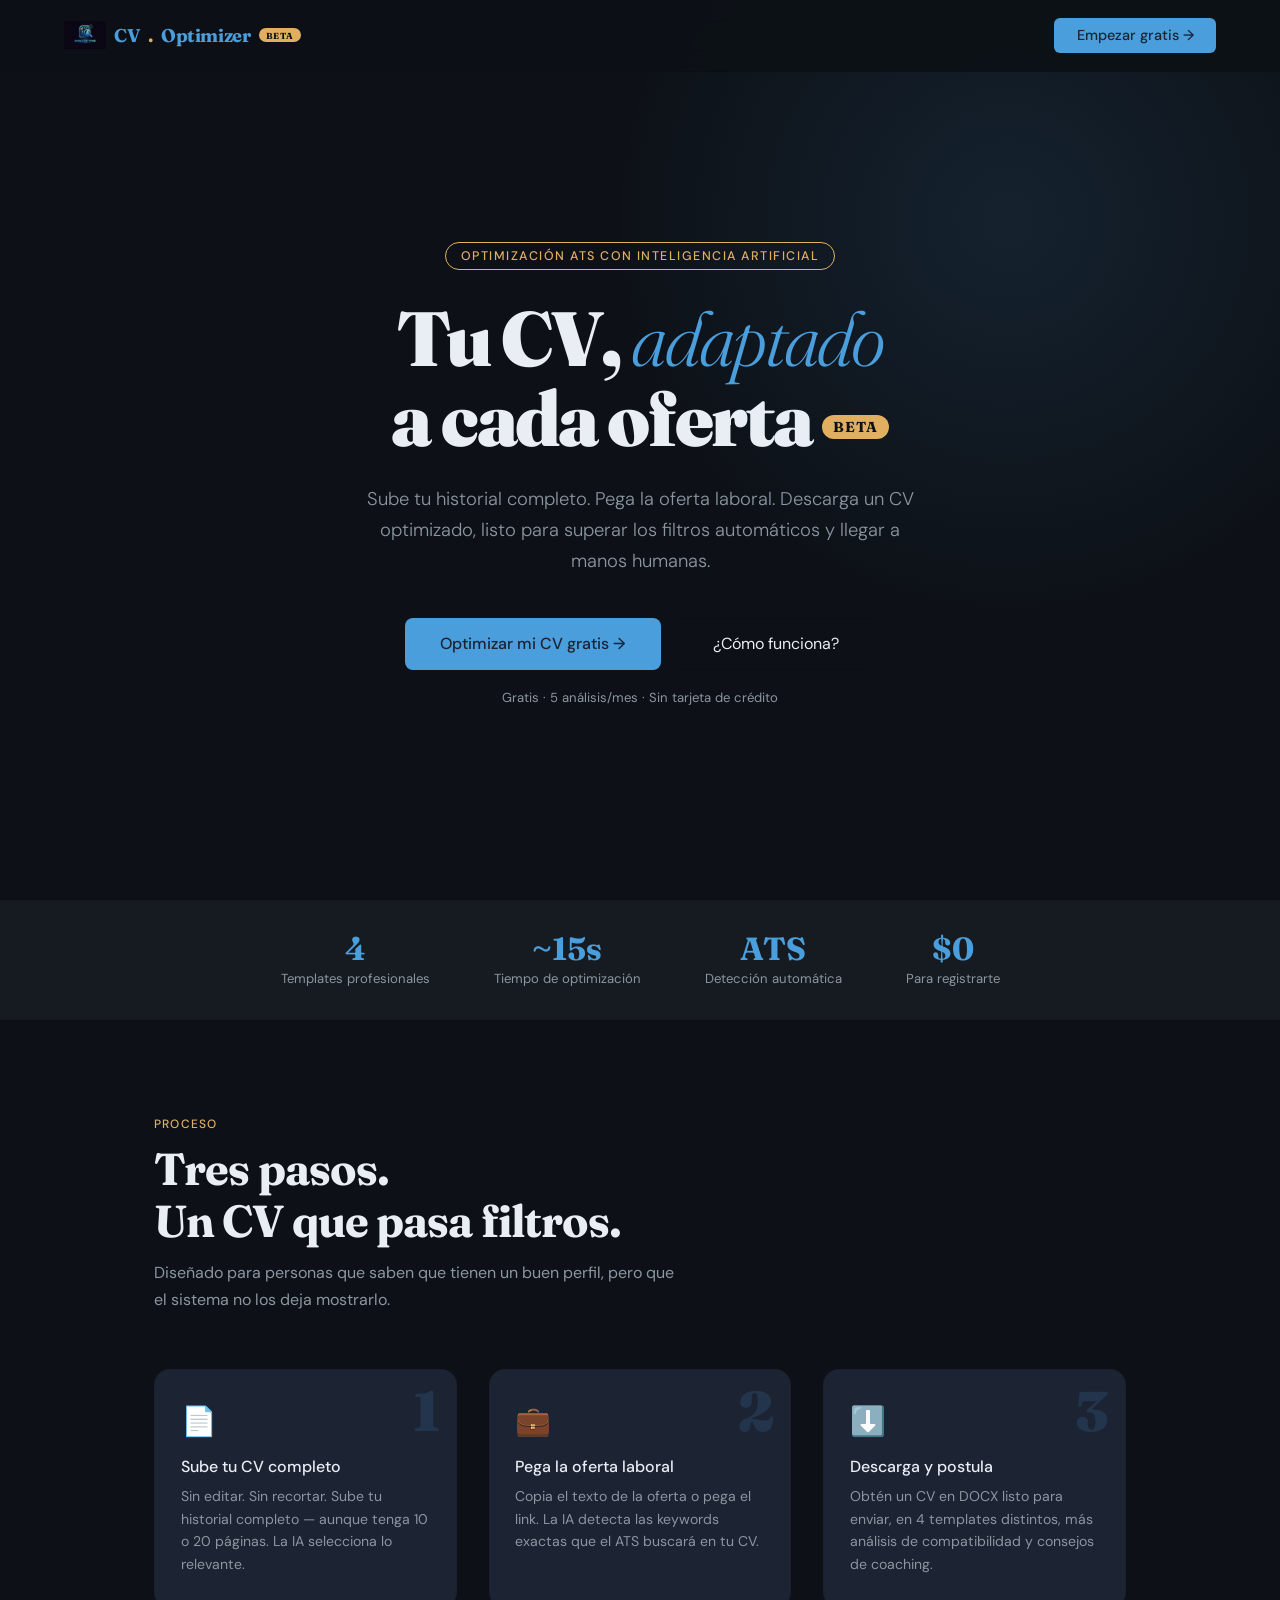
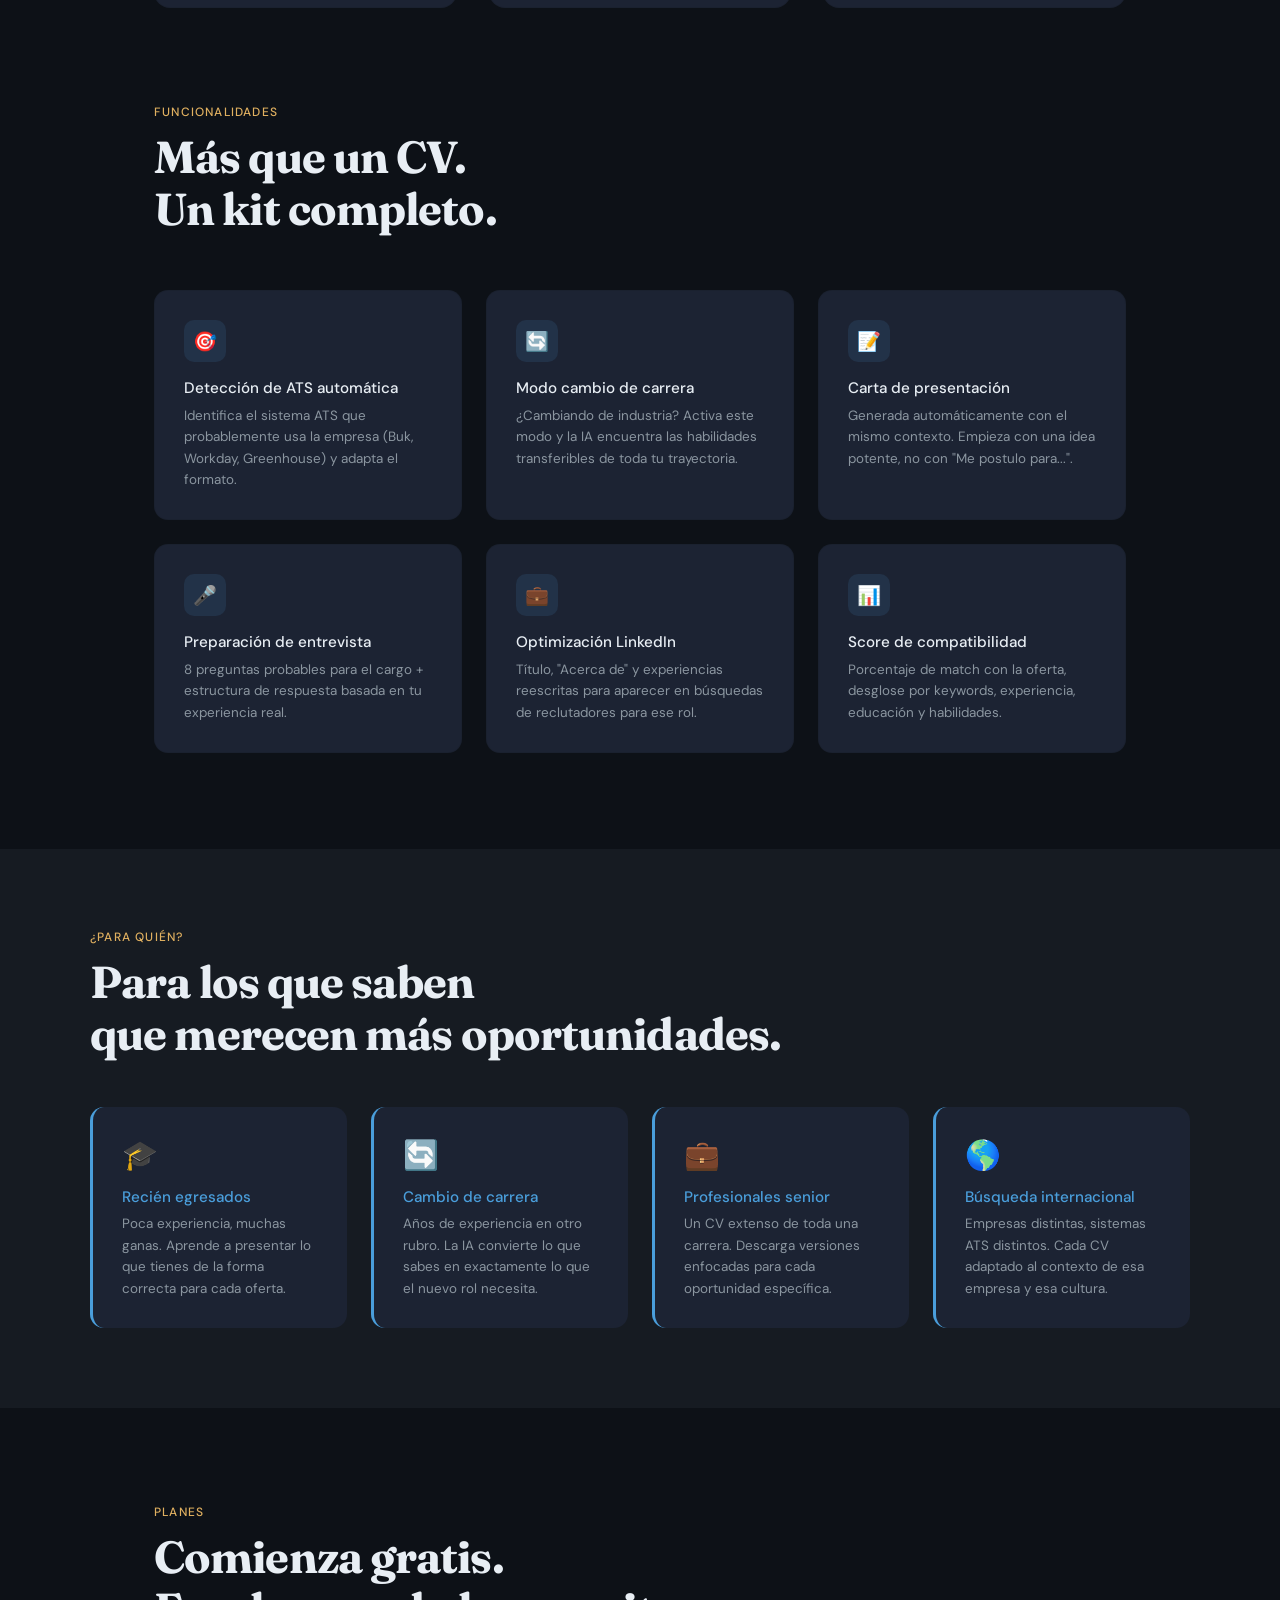
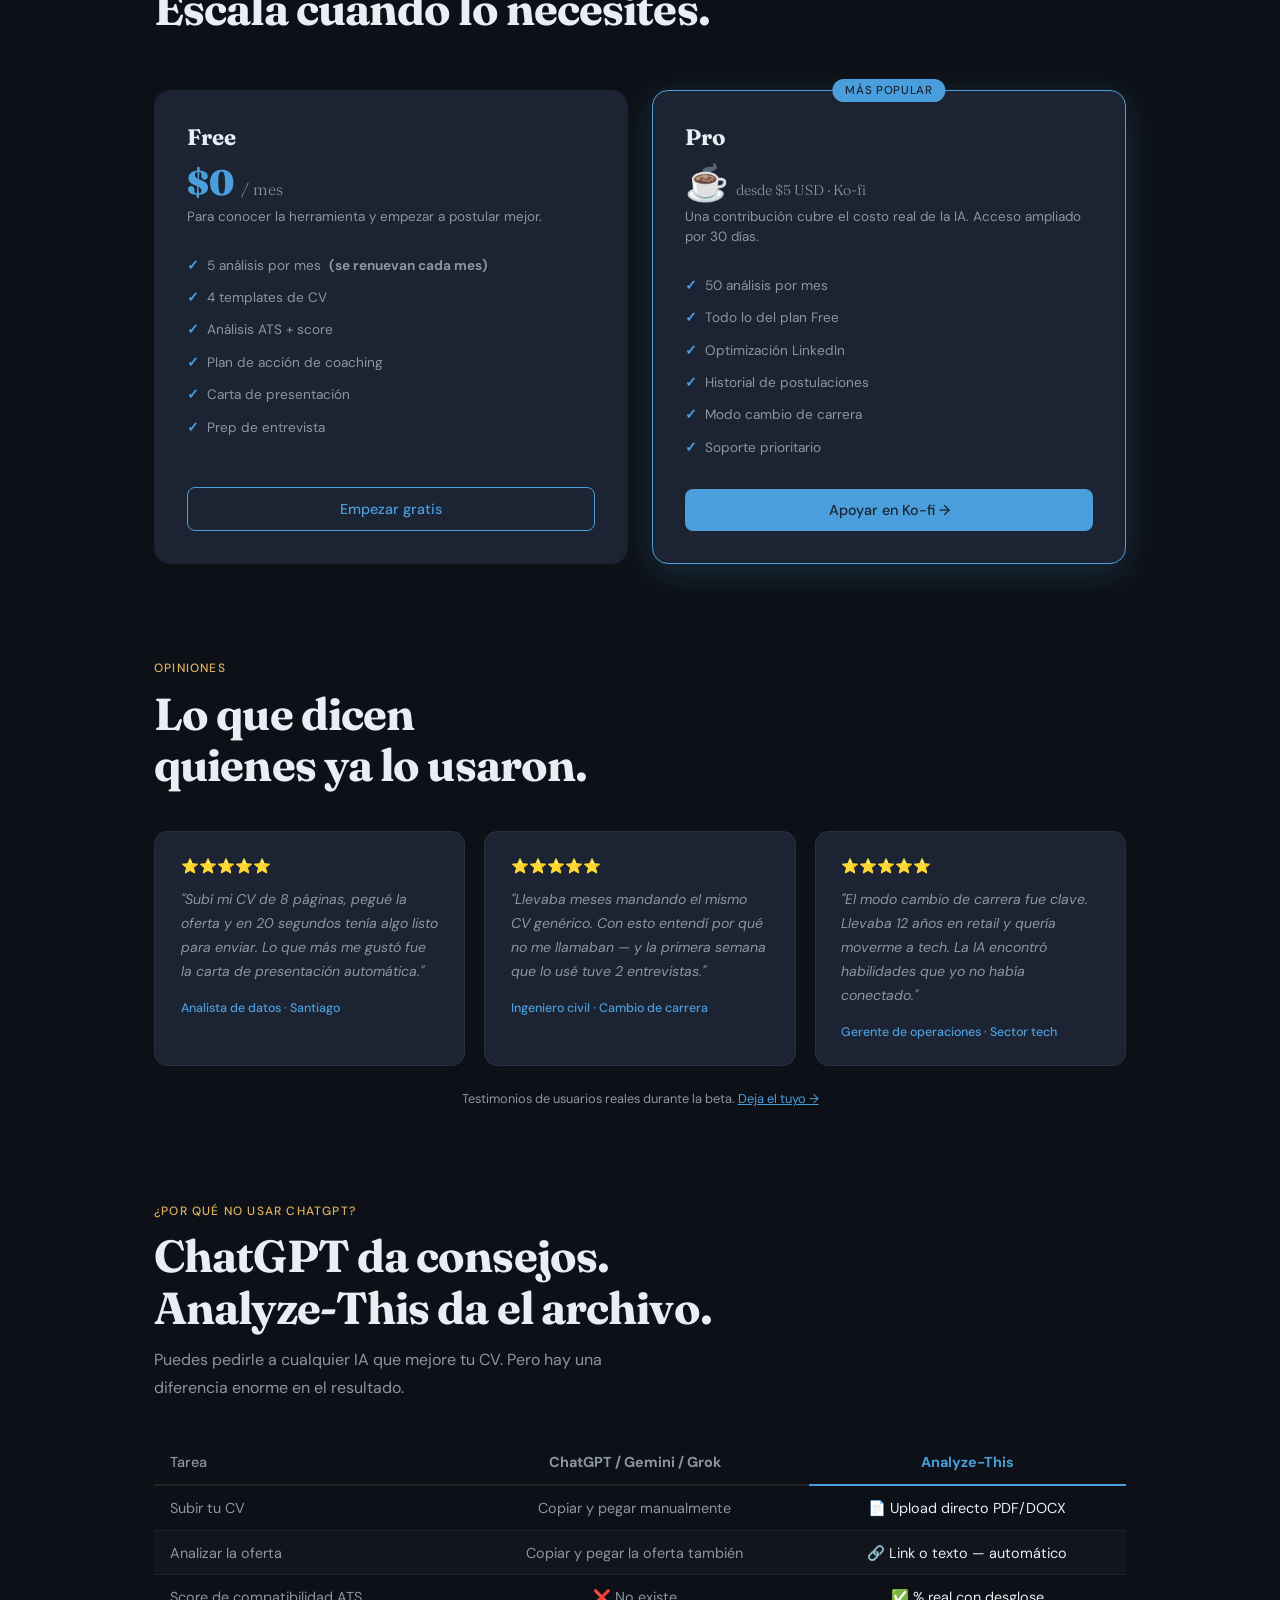
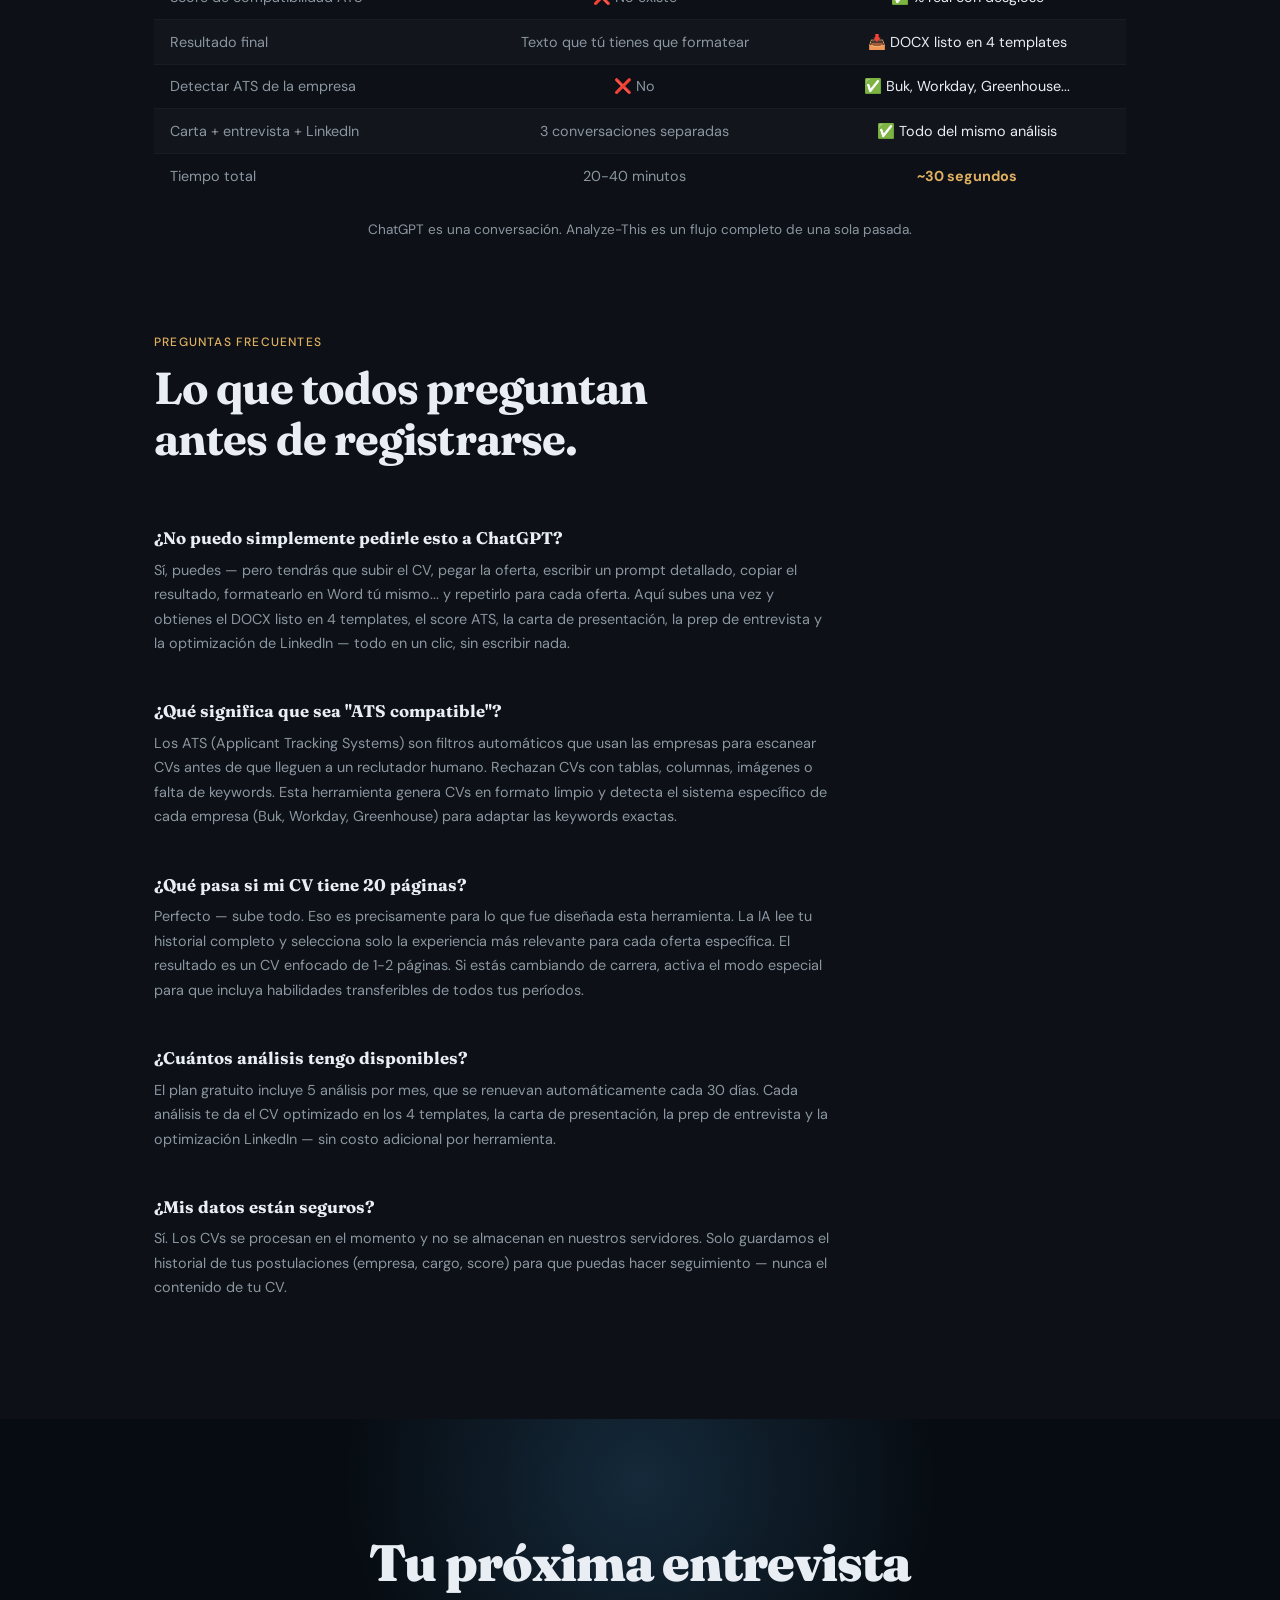
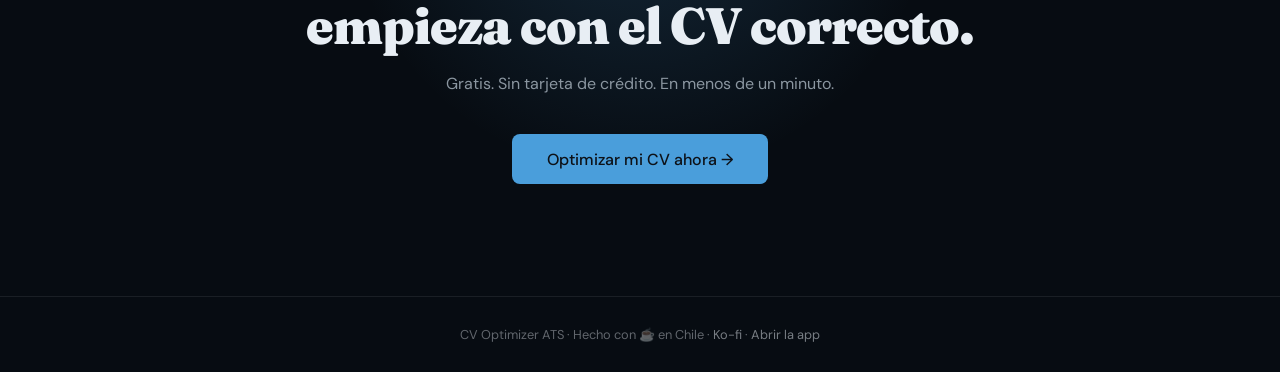
<file: index.html>
<!DOCTYPE html>
<html lang="es">
<head>
  <meta charset="UTF-8">
  <meta name="viewport" content="width=device-width, initial-scale=1.0">
  <title>CV Optimizer ATS — Dark · Tu experiencia, optimizada para cada oportunidad</title>
  <meta name="description" content="Sube tu CV completo, pega la oferta laboral, descarga tu CV adaptado y listo para enviar. Supera los filtros ATS automáticos.">

  <!-- Favicon -->
  <link rel="icon" type="image/x-icon" href="favicon.ico">
  <link rel="apple-touch-icon" href="og-image.png">

  <!-- Open Graph — WhatsApp, LinkedIn, Twitter preview -->
  <meta property="og:type"        content="website">
  <meta property="og:url"         content="https://jon-fen.github.io/Analyze-this/">
  <meta property="og:title"       content="Analyze-This · CV Optimizer ATS">
  <meta property="og:description" content="Sube tu CV completo, pega la oferta y descarga un CV optimizado listo para enviar. ATS detection, coaching personalizado y carta de presentación incluidos. Gratis.">
  <meta property="og:image"       content="https://jon-fen.github.io/Analyze-this/og-image.png">
  <meta property="og:image:width" content="512">
  <meta property="og:image:height"content="512">
  <meta property="og:locale"      content="es_CL">

  <!-- WhatsApp specifically uses these -->
  <meta name="twitter:card"        content="summary">
  <meta name="twitter:title"       content="Analyze-This · CV Optimizer ATS">
  <meta name="twitter:description" content="Tu CV, optimizado para cada oferta. Gratis · 5 análisis/mes.">
  <meta name="twitter:image"       content="https://jon-fen.github.io/Analyze-this/og-image.png">

  <link rel="preconnect" href="https://fonts.googleapis.com">
  <link href="https://fonts.googleapis.com/css2?family=Fraunces:ital,wght@0,300;0,700;0,900;1,300&family=DM+Sans:wght@300;400;500&display=swap" rel="stylesheet">
  <style>
    *, *::before, *::after { box-sizing: border-box; margin: 0; padding: 0; }

    :root {
      --ink:    #E8EEF4;
      --paper:  #0D1117;
      --cream:  #161B22;
      --blue:   #4A9EDB;
      --blue-lt:#6BAED6;
      --gold:   #E0B060;
      --muted:  #8B96A0;
      --white:  #1C2333;
    }

    html { scroll-behavior: smooth; }

    body {
      font-family: 'DM Sans', sans-serif;
      background: var(--paper);
      color: var(--ink);
      overflow-x: hidden;
    }

    /* ── NAV ── */
    nav {
      position: fixed; top: 0; left: 0; right: 0; z-index: 100;
      display: flex; align-items: center; justify-content: space-between;
      padding: 1.1rem 5%;
      background: rgba(13,17,23,0.95);
      backdrop-filter: blur(12px);
      border-bottom: 1px solid rgba(0,0,0,0.06);
    }
    .nav-logo {
      font-family: 'Fraunces', serif;
      font-weight: 700; font-size: 1.15rem;
      color: var(--blue); letter-spacing: -0.02em;
    }
    .nav-logo span { color: var(--gold); }
    .nav-cta {
      background: var(--blue); color: var(--white);
      padding: 0.55rem 1.4rem; border-radius: 6px;
      text-decoration: none; font-size: 0.9rem; font-weight: 500;
      transition: background 0.2s, transform 0.15s;
    }
    .nav-cta:hover { background: var(--blue-lt); transform: translateY(-1px); }

    /* ── HERO ── */
    .hero {
      min-height: 100vh;
      display: grid; place-items: center;
      padding: 8rem 5% 5rem;
      position: relative; overflow: hidden;
    }
    .hero::before {
      content: '';
      position: absolute; top: -20%; right: -10%;
      width: 70vw; height: 70vw; max-width: 800px; max-height: 800px;
      border-radius: 50%;
      background: radial-gradient(circle, rgba(74,158,219,0.12) 0%, transparent 70%);
      pointer-events: none;
    }
    .hero-inner { max-width: 780px; text-align: center; }

    .eyebrow {
      display: inline-block;
      font-size: 0.78rem; font-weight: 500; letter-spacing: 0.12em;
      text-transform: uppercase; color: var(--gold);
      border: 1px solid var(--gold); border-radius: 20px;
      padding: 0.3rem 0.9rem; margin-bottom: 1.8rem;
      opacity: 0; animation: fadeUp 0.6s 0.1s ease forwards;
    }
    h1 {
      font-family: 'Fraunces', serif;
      font-size: clamp(2.8rem, 6vw, 5rem);
      font-weight: 900; line-height: 1.05;
      letter-spacing: -0.03em; color: var(--ink);
      margin-bottom: 1.5rem;
      opacity: 0; animation: fadeUp 0.7s 0.2s ease forwards;
    }
    h1 em {
      font-style: italic; color: var(--blue);
      font-weight: 300;
    }
    .hero-sub {
      font-size: 1.15rem; color: var(--muted);
      line-height: 1.7; max-width: 560px; margin: 0 auto 2.5rem;
      font-weight: 300;
      opacity: 0; animation: fadeUp 0.7s 0.35s ease forwards;
    }
    .hero-btns {
      display: flex; gap: 1rem; justify-content: center; flex-wrap: wrap;
      opacity: 0; animation: fadeUp 0.7s 0.5s ease forwards;
    }
    .btn-primary {
      background: var(--blue); color: var(--white);
      padding: 0.9rem 2.2rem; border-radius: 8px;
      text-decoration: none; font-size: 1rem; font-weight: 500;
      transition: all 0.2s; display: inline-flex; align-items: center; gap: 0.5rem;
    }
    .btn-primary:hover { background: var(--blue-lt); transform: translateY(-2px); box-shadow: 0 8px 24px rgba(27,79,138,0.25); }
    .btn-secondary {
      background: transparent; color: var(--ink);
      padding: 0.9rem 2.2rem; border-radius: 8px;
      text-decoration: none; font-size: 1rem; font-weight: 400;
      border: 1.5px solid rgba(0,0,0,0.15);
      transition: all 0.2s;
    }
    .btn-secondary:hover { border-color: var(--blue); color: var(--blue); }

    .hero-note {
      margin-top: 1.2rem; font-size: 0.82rem; color: var(--muted);
      opacity: 0; animation: fadeUp 0.6s 0.65s ease forwards;
    }

    /* ── STATS STRIP ── */
    .stats {
      background: var(--cream);
      border-top: 1px solid rgba(0,0,0,0.07);
      border-bottom: 1px solid rgba(0,0,0,0.07);
      padding: 2rem 5%;
      display: flex; justify-content: center; gap: 4rem; flex-wrap: wrap;
    }
    .stat { text-align: center; }
    .stat-n {
      font-family: 'Fraunces', serif;
      font-size: 2rem; font-weight: 700; color: var(--blue);
      display: block; line-height: 1;
    }
    .stat-l { font-size: 0.82rem; color: var(--muted); margin-top: 0.3rem; }

    /* ── HOW IT WORKS ── */
    .section { padding: 6rem 5%; max-width: 1100px; margin: 0 auto; }
    .section-label {
      font-size: 0.75rem; font-weight: 500; letter-spacing: 0.1em;
      text-transform: uppercase; color: var(--gold); margin-bottom: 0.7rem;
    }
    .section-title {
      font-family: 'Fraunces', serif;
      font-size: clamp(1.8rem, 3.5vw, 2.8rem);
      font-weight: 700; line-height: 1.15;
      letter-spacing: -0.02em; margin-bottom: 0.8rem;
    }
    .section-sub { font-size: 1rem; color: var(--muted); max-width: 520px; line-height: 1.7; }

    .steps {
      display: grid;
      grid-template-columns: repeat(auto-fit, minmax(220px, 1fr));
      gap: 2rem; margin-top: 3.5rem;
    }
    .step {
      background: var(--white);
      border: 1px solid rgba(0,0,0,0.07);
      border-radius: 16px; padding: 2rem 1.6rem;
      position: relative; overflow: hidden;
      transition: transform 0.2s, box-shadow 0.2s;
    }
    .step:hover { transform: translateY(-4px); box-shadow: 0 12px 32px rgba(0,0,0,0.08); }
    .step-num {
      font-family: 'Fraunces', serif;
      font-size: 3.5rem; font-weight: 900; line-height: 1;
      color: rgba(74,158,219,0.15); position: absolute;
      top: 0.8rem; right: 1rem;
    }
    .step-icon { font-size: 1.8rem; margin-bottom: 1rem; }
    .step h3 { font-size: 1rem; font-weight: 500; margin-bottom: 0.5rem; }
    .step p { font-size: 0.88rem; color: var(--muted); line-height: 1.6; }

    /* ── FEATURES ── */
    .features-grid {
      display: grid;
      grid-template-columns: repeat(auto-fit, minmax(280px, 1fr));
      gap: 1.5rem; margin-top: 3.5rem;
    }
    .feature {
      padding: 1.8rem;
      border: 1px solid rgba(0,0,0,0.07);
      border-radius: 14px; background: var(--white);
      transition: border-color 0.2s;
    }
    .feature:hover { border-color: var(--blue-lt); }
    .feature-icon {
      width: 42px; height: 42px; border-radius: 10px;
      background: rgba(74,158,219,0.12);
      display: flex; align-items: center; justify-content: center;
      font-size: 1.2rem; margin-bottom: 1rem;
    }
    .feature h3 { font-size: 0.95rem; font-weight: 500; margin-bottom: 0.4rem; }
    .feature p { font-size: 0.84rem; color: var(--muted); line-height: 1.6; }

    /* ── WHO IT'S FOR ── */
    .personas {
      background: var(--cream);
      padding: 5rem 5%;
    }
    .personas-inner { max-width: 1100px; margin: 0 auto; }
    .personas-grid {
      display: grid;
      grid-template-columns: repeat(auto-fit, minmax(240px, 1fr));
      gap: 1.5rem; margin-top: 3rem;
    }
    .persona {
      background: var(--white); border-radius: 14px;
      padding: 1.8rem; border-left: 3px solid var(--blue);
    }
    .persona-emoji { font-size: 1.8rem; margin-bottom: 0.8rem; }
    .persona h3 { font-size: 0.95rem; font-weight: 500; margin-bottom: 0.4rem; color: var(--blue); }
    .persona p { font-size: 0.84rem; color: var(--muted); line-height: 1.6; }

    /* ── PLANS ── */
    .plans {
      display: grid;
      grid-template-columns: repeat(auto-fit, minmax(260px, 1fr));
      gap: 1.5rem; margin-top: 3.5rem; align-items: stretch;
    }
    .plan { display: flex; flex-direction: column; }
    .plan-features { flex: 1; }
    .plan {
      border: 1.5px solid rgba(0,0,0,0.1);
      border-radius: 16px; padding: 2rem;
      background: var(--white);
    }
    .plan.featured {
      border-color: var(--blue);
      box-shadow: 0 8px 32px rgba(74,158,219,0.2);
      position: relative;
    }
    .plan-badge {
      position: absolute; top: -12px; left: 50%; transform: translateX(-50%);
      background: var(--blue); color: var(--white);
      font-size: 0.72rem; font-weight: 500; letter-spacing: 0.06em;
      padding: 0.25rem 0.8rem; border-radius: 20px;
      text-transform: uppercase;
    }
    .plan-name { font-family: 'Fraunces', serif; font-size: 1.4rem; font-weight: 700; }
    .plan-price {
      font-family: 'Fraunces', serif;
      font-size: 2.2rem; font-weight: 900; color: var(--blue);
      margin: 0.6rem 0 0.2rem;
    }
    .plan-price span { font-size: 1rem; font-weight: 300; color: var(--muted); }
    .plan-desc { font-size: 0.84rem; color: var(--muted); margin-bottom: 1.4rem; line-height: 1.5; }
    .plan-features { list-style: none; }
    .plan-features li {
      font-size: 0.85rem; padding: 0.45rem 0;
      border-bottom: 1px solid rgba(0,0,0,0.05);
      display: flex; align-items: flex-start; gap: 0.5rem; color: var(--muted);
    }
    .plan-features li::before { content: '✓'; color: var(--blue); flex-shrink: 0; font-weight: 600; }
    .plan-cta {
      display: block; text-align: center; margin-top: 1.6rem;
      background: var(--blue); color: var(--white);
      padding: 0.75rem; border-radius: 8px;
      text-decoration: none; font-size: 0.9rem; font-weight: 500;
      transition: background 0.2s;
    }
    .plan-cta:hover { background: var(--blue-lt); }
    .plan-cta.outline {
      background: transparent; color: var(--blue);
      border: 1.5px solid var(--blue);
    }
    .plan-cta.outline:hover { background: rgba(27,79,138,0.05); }

    /* ── CTA FINAL ── */
    .cta-section {
      text-align: center; padding: 7rem 5%;
      background: #070C12; color: var(--ink);
      position: relative; overflow: hidden;
    }
    .cta-section::before {
      content: '';
      position: absolute; top: -50%; left: 50%; transform: translateX(-50%);
      width: 600px; height: 600px; border-radius: 50%;
      background: radial-gradient(circle, rgba(74,158,219,0.2) 0%, transparent 70%);
      pointer-events: none;
    }
    .cta-section h2 { color: var(--ink) !important;
      font-family: 'Fraunces', serif;
      font-size: clamp(2rem, 4vw, 3.5rem);
      font-weight: 900; letter-spacing: -0.02em;
      margin-bottom: 1rem; position: relative;
    }
    .cta-section p { color: var(--muted); margin-bottom: 2.5rem; font-size: 1rem; position: relative; }
    .cta-section .btn-primary { background: var(--blue); color: #0D1117; position: relative; }
    .cta-section .btn-primary:hover { background: var(--blue-lt); }

    /* ── FOOTER ── */
    footer {
      background: #070C12; color: rgba(232,238,244,0.4);
      text-align: center; padding: 1.8rem 5%;
      font-size: 0.8rem; border-top: 1px solid rgba(255,255,255,0.08);
    }
    footer a { color: rgba(232,238,244,0.5); text-decoration: none; }
    footer a:hover { color: var(--ink); }

    /* ── ANIMATIONS ── */
    @keyframes fadeUp {
      from { opacity: 0; transform: translateY(20px); }
      to   { opacity: 1; transform: translateY(0); }
    }
    .reveal {
      opacity: 0; transform: translateY(24px);
      transition: opacity 0.6s ease, transform 0.6s ease;
    }
    .reveal.visible { opacity: 1; transform: translateY(0); }

    /* ── FAQ ── */
    .faq-item {
      border-bottom: 1px solid rgba(0,0,0,0.08);
      padding: 1.4rem 0;
    }
    .faq-item:first-child { border-top: 1px solid rgba(0,0,0,0.08); }
    .faq-q {
      font-family: 'Fraunces', serif;
      font-size: 1.05rem; font-weight: 700;
      color: var(--ink); margin-bottom: 0.6rem;
      cursor: default;
    }
    .faq-a {
      font-size: 0.9rem; color: var(--muted);
      line-height: 1.7; max-width: 680px;
    }

    /* ── REVIEWS ── */
    .review-card {
      background: var(--white);
      border: 1px solid rgba(255,255,255,0.06);
      border-radius: 14px; padding: 1.6rem;
      transition: transform 0.2s;
    }
    .review-card:hover { transform: translateY(-3px); }
    .review-stars { font-size: 0.9rem; margin-bottom: 0.8rem; }
    .review-text {
      font-size: 0.88rem; line-height: 1.7;
      color: var(--muted); font-style: italic;
      margin-bottom: 1rem;
    }
    .review-meta {
      font-size: 0.78rem; font-weight: 500;
      color: var(--blue);
    }

    /* ── RESPONSIVE ── */
    @media (max-width: 640px) {
      .stats { gap: 2rem; }
      .hero-btns { flex-direction: column; align-items: center; }
      .btn-primary, .btn-secondary { width: 100%; text-align: center; justify-content: center; }
    }
  </style>
</head>
<body>

  <!-- NAV -->
  <nav>
    <div class="nav-logo" style="display:flex;align-items:center;gap:0.5rem">
      <img src="logo.png" style="height:28px;width:auto" alt="Analyze-This logo">
      CV<span>.</span>Optimizer
      <span style="font-size:0.55rem;background:#E0B060;color:#0D1117;padding:0.1rem 0.45rem;
        border-radius:20px;font-weight:700;letter-spacing:0.06em;vertical-align:middle">BETA</span>
    </div>
    <a href="https://analyze-this-v2.streamlit.app" class="nav-cta" target="_blank">Empezar gratis →</a>
  </nav>

  <!-- HERO -->
  <section class="hero">
    <div class="hero-inner">
      <span class="eyebrow">Optimización ATS con Inteligencia Artificial</span>
      <h1>Tu CV, <em>adaptado</em><br>a cada oferta
        <span style="font-size:0.9rem;background:var(--gold);color:#0D1117;padding:0.2rem 0.7rem;
          border-radius:20px;font-weight:700;vertical-align:middle;letter-spacing:0.05em">BETA</span>
      </h1>
      <p class="hero-sub">
        Sube tu historial completo. Pega la oferta laboral. 
        Descarga un CV optimizado, listo para superar los filtros automáticos y llegar a manos humanas.
      </p>
      <div class="hero-btns">
        <a href="https://analyze-this-v2.streamlit.app" class="btn-primary" target="_blank">
          Optimizar mi CV gratis →
        </a>
        <a href="#como-funciona" class="btn-secondary">¿Cómo funciona?</a>
      </div>
      <p class="hero-note">Gratis · 5 análisis/mes · Sin tarjeta de crédito</p>
    </div>
  </section>

  <!-- STATS -->
  <div class="stats reveal">
    <div class="stat">
      <span class="stat-n">4</span>
      <div class="stat-l">Templates profesionales</div>
    </div>
    <div class="stat">
      <span class="stat-n">~15s</span>
      <div class="stat-l">Tiempo de optimización</div>
    </div>
    <div class="stat">
      <span class="stat-n">ATS</span>
      <div class="stat-l">Detección automática</div>
    </div>
    <div class="stat">
      <span class="stat-n">$0</span>
      <div class="stat-l">Para registrarte</div>
    </div>
  </div>

  <!-- HOW IT WORKS -->
  <section class="section" id="como-funciona">
    <div class="reveal">
      <p class="section-label">Proceso</p>
      <h2 class="section-title">Tres pasos.<br>Un CV que pasa filtros.</h2>
      <p class="section-sub">Diseñado para personas que saben que tienen un buen perfil, pero que el sistema no los deja mostrarlo.</p>
    </div>
    <div class="steps">
      <div class="step reveal">
        <div class="step-num">1</div>
        <div class="step-icon">📄</div>
        <h3>Sube tu CV completo</h3>
        <p>Sin editar. Sin recortar. Sube tu historial completo — aunque tenga 10 o 20 páginas. La IA selecciona lo relevante.</p>
      </div>
      <div class="step reveal">
        <div class="step-num">2</div>
        <div class="step-icon">💼</div>
        <h3>Pega la oferta laboral</h3>
        <p>Copia el texto de la oferta o pega el link. La IA detecta las keywords exactas que el ATS buscará en tu CV.</p>
      </div>
      <div class="step reveal">
        <div class="step-num">3</div>
        <div class="step-icon">⬇️</div>
        <h3>Descarga y postula</h3>
        <p>Obtén un CV en DOCX listo para enviar, en 4 templates distintos, más análisis de compatibilidad y consejos de coaching.</p>
      </div>
    </div>
  </section>

  <!-- FEATURES -->
  <section class="section" style="padding-top:0">
    <div class="reveal">
      <p class="section-label">Funcionalidades</p>
      <h2 class="section-title">Más que un CV.<br>Un kit completo.</h2>
    </div>
    <div class="features-grid">
      <div class="feature reveal">
        <div class="feature-icon">🎯</div>
        <h3>Detección de ATS automática</h3>
        <p>Identifica el sistema ATS que probablemente usa la empresa (Buk, Workday, Greenhouse) y adapta el formato.</p>
      </div>
      <div class="feature reveal">
        <div class="feature-icon">🔄</div>
        <h3>Modo cambio de carrera</h3>
        <p>¿Cambiando de industria? Activa este modo y la IA encuentra las habilidades transferibles de toda tu trayectoria.</p>
      </div>
      <div class="feature reveal">
        <div class="feature-icon">📝</div>
        <h3>Carta de presentación</h3>
        <p>Generada automáticamente con el mismo contexto. Empieza con una idea potente, no con "Me postulo para...".</p>
      </div>
      <div class="feature reveal">
        <div class="feature-icon">🎤</div>
        <h3>Preparación de entrevista</h3>
        <p>8 preguntas probables para el cargo + estructura de respuesta basada en tu experiencia real.</p>
      </div>
      <div class="feature reveal">
        <div class="feature-icon">💼</div>
        <h3>Optimización LinkedIn</h3>
        <p>Título, "Acerca de" y experiencias reescritas para aparecer en búsquedas de reclutadores para ese rol.</p>
      </div>
      <div class="feature reveal">
        <div class="feature-icon">📊</div>
        <h3>Score de compatibilidad</h3>
        <p>Porcentaje de match con la oferta, desglose por keywords, experiencia, educación y habilidades.</p>
      </div>
    </div>
  </section>

  <!-- WHO IT'S FOR -->
  <section class="personas">
    <div class="personas-inner">
      <div class="reveal">
        <p class="section-label">¿Para quién?</p>
        <h2 class="section-title">Para los que saben<br>que merecen más oportunidades.</h2>
      </div>
      <div class="personas-grid">
        <div class="persona reveal">
          <div class="persona-emoji">🎓</div>
          <h3>Recién egresados</h3>
          <p>Poca experiencia, muchas ganas. Aprende a presentar lo que tienes de la forma correcta para cada oferta.</p>
        </div>
        <div class="persona reveal">
          <div class="persona-emoji">🔄</div>
          <h3>Cambio de carrera</h3>
          <p>Años de experiencia en otro rubro. La IA convierte lo que sabes en exactamente lo que el nuevo rol necesita.</p>
        </div>
        <div class="persona reveal">
          <div class="persona-emoji">💼</div>
          <h3>Profesionales senior</h3>
          <p>Un CV extenso de toda una carrera. Descarga versiones enfocadas para cada oportunidad específica.</p>
        </div>
        <div class="persona reveal">
          <div class="persona-emoji">🌎</div>
          <h3>Búsqueda internacional</h3>
          <p>Empresas distintas, sistemas ATS distintos. Cada CV adaptado al contexto de esa empresa y esa cultura.</p>
        </div>
      </div>
    </div>
  </section>

  <!-- PLANS -->
  <section class="section" id="planes">
    <div class="reveal">
      <p class="section-label">Planes</p>
      <h2 class="section-title">Comienza gratis.<br>Escala cuando lo necesites.</h2>
    </div>
    <div class="plans">
      <div class="plan reveal">
        <div class="plan-name">Free</div>
        <div class="plan-price">$0 <span>/ mes</span></div>
        <p class="plan-desc">Para conocer la herramienta y empezar a postular mejor.</p>
        <ul class="plan-features">
          <li>5 análisis por mes <strong>(se renuevan cada mes)</strong></li>
          <li>4 templates de CV</li>
          <li>Análisis ATS + score</li>
          <li>Plan de acción de coaching</li>
          <li>Carta de presentación</li>
          <li>Prep de entrevista</li>
        </ul>
        <a href="https://analyze-this-v2.streamlit.app" class="plan-cta outline" target="_blank">Empezar gratis</a>
      </div>
      <div class="plan featured reveal">
        <div class="plan-badge">Más popular</div>
        <div class="plan-name">Pro</div>
        <div class="plan-price">☕ <span style="font-size:0.9rem">desde $5 USD · Ko-fi</span></div>
        <p class="plan-desc">Una contribución cubre el costo real de la IA. Acceso ampliado por 30 días.</p>
        <ul class="plan-features">
          <li>50 análisis por mes</li>
          <li>Todo lo del plan Free</li>
          <li>Optimización LinkedIn</li>
          <li>Historial de postulaciones</li>
          <li>Modo cambio de carrera</li>
          <li>Soporte prioritario</li>
        </ul>
        <a href="https://ko-fi.com/analyzethis" class="plan-cta" target="_blank">Apoyar en Ko-fi →</a>
      </div>
    </div>
  </section>

  <!-- REVIEWS -->
  <section class="section" id="reviews" style="padding-top:0">
    <div class="reveal">
      <p class="section-label">Opiniones</p>
      <h2 class="section-title">Lo que dicen<br>quienes ya lo usaron.</h2>
    </div>
    <div id="reviews-grid" style="display:grid;grid-template-columns:repeat(auto-fit,minmax(280px,1fr));
         gap:1.2rem;margin-top:2.5rem">
      <!-- Reviews loaded from app or shown as placeholders -->
      <div class="review-card reveal">
        <div class="review-stars">⭐⭐⭐⭐⭐</div>
        <p class="review-text">"Subí mi CV de 8 páginas, pegué la oferta y en 20 segundos tenía algo listo para enviar. Lo que más me gustó fue la carta de presentación automática."</p>
        <div class="review-meta">Analista de datos · Santiago</div>
      </div>
      <div class="review-card reveal">
        <div class="review-stars">⭐⭐⭐⭐⭐</div>
        <p class="review-text">"Llevaba meses mandando el mismo CV genérico. Con esto entendí por qué no me llamaban — y la primera semana que lo usé tuve 2 entrevistas."</p>
        <div class="review-meta">Ingeniero civil · Cambio de carrera</div>
      </div>
      <div class="review-card reveal">
        <div class="review-stars">⭐⭐⭐⭐⭐</div>
        <p class="review-text">"El modo cambio de carrera fue clave. Llevaba 12 años en retail y quería moverme a tech. La IA encontró habilidades que yo no había conectado."</p>
        <div class="review-meta">Gerente de operaciones · Sector tech</div>
      </div>
    </div>
    <p style="text-align:center;margin-top:1.5rem;font-size:0.8rem;color:var(--muted)">
      Testimonios de usuarios reales durante la beta.
      <a href="https://analyze-this-v2.streamlit.app" style="color:var(--blue)">Deja el tuyo →</a>
    </p>
  </section>

  <!-- VS CHAT AI -->
  <section class="section" style="padding-top:0">
    <div class="reveal">
      <p class="section-label">¿Por qué no usar ChatGPT?</p>
      <h2 class="section-title">ChatGPT da consejos.<br>Analyze-This da el archivo.</h2>
      <p class="section-sub">Puedes pedirle a cualquier IA que mejore tu CV. Pero hay una diferencia enorme en el resultado.</p>
    </div>

    <div style="margin-top:2.5rem;overflow-x:auto" class="reveal">
      <table style="width:100%;border-collapse:collapse;font-size:0.9rem">
        <thead>
          <tr>
            <th style="text-align:left;padding:0.8rem 1rem;color:var(--muted);font-weight:500;border-bottom:2px solid rgba(255,255,255,0.08)">Tarea</th>
            <th style="text-align:center;padding:0.8rem 1rem;border-bottom:2px solid rgba(255,255,255,0.08)">
              <span style="color:var(--muted)">ChatGPT / Gemini / Grok</span>
            </th>
            <th style="text-align:center;padding:0.8rem 1rem;border-bottom:2px solid var(--blue)">
              <span style="color:var(--blue);font-weight:700">Analyze-This</span>
            </th>
          </tr>
        </thead>
        <tbody>
          <tr style="border-bottom:1px solid rgba(255,255,255,0.05)">
            <td style="padding:0.8rem 1rem;color:var(--muted)">Subir tu CV</td>
            <td style="text-align:center;padding:0.8rem;color:var(--muted)">Copiar y pegar manualmente</td>
            <td style="text-align:center;padding:0.8rem;color:var(--ink)">📄 Upload directo PDF/DOCX</td>
          </tr>
          <tr style="border-bottom:1px solid rgba(255,255,255,0.05);background:rgba(255,255,255,0.02)">
            <td style="padding:0.8rem 1rem;color:var(--muted)">Analizar la oferta</td>
            <td style="text-align:center;padding:0.8rem;color:var(--muted)">Copiar y pegar la oferta también</td>
            <td style="text-align:center;padding:0.8rem;color:var(--ink)">🔗 Link o texto — automático</td>
          </tr>
          <tr style="border-bottom:1px solid rgba(255,255,255,0.05)">
            <td style="padding:0.8rem 1rem;color:var(--muted)">Score de compatibilidad ATS</td>
            <td style="text-align:center;padding:0.8rem;color:var(--muted)">❌ No existe</td>
            <td style="text-align:center;padding:0.8rem;color:var(--ink)">✅ % real con desglose</td>
          </tr>
          <tr style="border-bottom:1px solid rgba(255,255,255,0.05);background:rgba(255,255,255,0.02)">
            <td style="padding:0.8rem 1rem;color:var(--muted)">Resultado final</td>
            <td style="text-align:center;padding:0.8rem;color:var(--muted)">Texto que tú tienes que formatear</td>
            <td style="text-align:center;padding:0.8rem;color:var(--ink)">📥 DOCX listo en 4 templates</td>
          </tr>
          <tr style="border-bottom:1px solid rgba(255,255,255,0.05)">
            <td style="padding:0.8rem 1rem;color:var(--muted)">Detectar ATS de la empresa</td>
            <td style="text-align:center;padding:0.8rem;color:var(--muted)">❌ No</td>
            <td style="text-align:center;padding:0.8rem;color:var(--ink)">✅ Buk, Workday, Greenhouse...</td>
          </tr>
          <tr style="border-bottom:1px solid rgba(255,255,255,0.05);background:rgba(255,255,255,0.02)">
            <td style="padding:0.8rem 1rem;color:var(--muted)">Carta + entrevista + LinkedIn</td>
            <td style="text-align:center;padding:0.8rem;color:var(--muted)">3 conversaciones separadas</td>
            <td style="text-align:center;padding:0.8rem;color:var(--ink)">✅ Todo del mismo análisis</td>
          </tr>
          <tr>
            <td style="padding:0.8rem 1rem;color:var(--muted)">Tiempo total</td>
            <td style="text-align:center;padding:0.8rem;color:var(--muted)">20-40 minutos</td>
            <td style="text-align:center;padding:0.8rem;color:var(--gold);font-weight:700">~30 segundos</td>
          </tr>
        </tbody>
      </table>
    </div>

    <p class="reveal" style="text-align:center;margin-top:1.5rem;font-size:0.85rem;color:var(--muted)">
      ChatGPT es una conversación. Analyze-This es un flujo completo de una sola pasada.
    </p>
  </section>

  <!-- FAQ -->
  <section class="section" id="faq" style="padding-top:0">
    <div class="reveal">
      <p class="section-label">Preguntas frecuentes</p>
      <h2 class="section-title">Lo que todos preguntan<br>antes de registrarse.</h2>
    </div>
    <div style="margin-top:2.5rem;max-width:720px">

      <div class="faq-item reveal">
        <div class="faq-q">¿No puedo simplemente pedirle esto a ChatGPT?</div>
        <div class="faq-a">Sí, puedes — pero tendrás que subir el CV, pegar la oferta, escribir un prompt detallado, copiar el resultado, formatearlo en Word tú mismo... y repetirlo para cada oferta. Aquí subes una vez y obtienes el DOCX listo en 4 templates, el score ATS, la carta de presentación, la prep de entrevista y la optimización de LinkedIn — todo en un clic, sin escribir nada.</div>
      </div>

      <div class="faq-item reveal">
        <div class="faq-q">¿Qué significa que sea "ATS compatible"?</div>
        <div class="faq-a">Los ATS (Applicant Tracking Systems) son filtros automáticos que usan las empresas para escanear CVs antes de que lleguen a un reclutador humano. Rechazan CVs con tablas, columnas, imágenes o falta de keywords. Esta herramienta genera CVs en formato limpio y detecta el sistema específico de cada empresa (Buk, Workday, Greenhouse) para adaptar las keywords exactas.</div>
      </div>

      <div class="faq-item reveal">
        <div class="faq-q">¿Qué pasa si mi CV tiene 20 páginas?</div>
        <div class="faq-a">Perfecto — sube todo. Eso es precisamente para lo que fue diseñada esta herramienta. La IA lee tu historial completo y selecciona solo la experiencia más relevante para cada oferta específica. El resultado es un CV enfocado de 1-2 páginas. Si estás cambiando de carrera, activa el modo especial para que incluya habilidades transferibles de todos tus períodos.</div>
      </div>

      <div class="faq-item reveal">
        <div class="faq-q">¿Cuántos análisis tengo disponibles?</div>
        <div class="faq-a">El plan gratuito incluye 5 análisis por mes, que se renuevan automáticamente cada 30 días. Cada análisis te da el CV optimizado en los 4 templates, la carta de presentación, la prep de entrevista y la optimización LinkedIn — sin costo adicional por herramienta.</div>
      </div>

      <div class="faq-item reveal">
        <div class="faq-q">¿Mis datos están seguros?</div>
        <div class="faq-a">Sí. Los CVs se procesan en el momento y no se almacenan en nuestros servidores. Solo guardamos el historial de tus postulaciones (empresa, cargo, score) para que puedas hacer seguimiento — nunca el contenido de tu CV.</div>
      </div>

    </div>
  </section>

  <!-- CTA FINAL -->
  <section class="cta-section">
    <h2>Tu próxima entrevista<br>empieza con el CV correcto.</h2>
    <p>Gratis. Sin tarjeta de crédito. En menos de un minuto.</p>
    <a href="https://analyze-this-v2.streamlit.app" class="btn-primary" target="_blank">
      Optimizar mi CV ahora →
    </a>
  </section>

  <!-- FOOTER -->
  <footer>
    <p>
      CV Optimizer ATS · Hecho con ☕ en Chile ·
      <a href="https://ko-fi.com/analyzethis" target="_blank">Ko-fi</a> ·
      <a href="https://analyze-this-v2.streamlit.app" target="_blank">Abrir la app</a>
    </p>
  </footer>

  <script>
    // Scroll reveal
    const observer = new IntersectionObserver((entries) => {
      entries.forEach(e => {
        if (e.isIntersecting) {
          e.target.classList.add('visible');
          // Stagger children
          const children = e.target.parentElement?.querySelectorAll('.reveal');
          if (children) {
            [...children].forEach((el, i) => {
              el.style.transitionDelay = `${i * 0.08}s`;
            });
          }
        }
      });
    }, { threshold: 0.1, rootMargin: '0px 0px -40px 0px' });

    document.querySelectorAll('.reveal').forEach(el => observer.observe(el));
  </script>
</body>
</html>
</file>
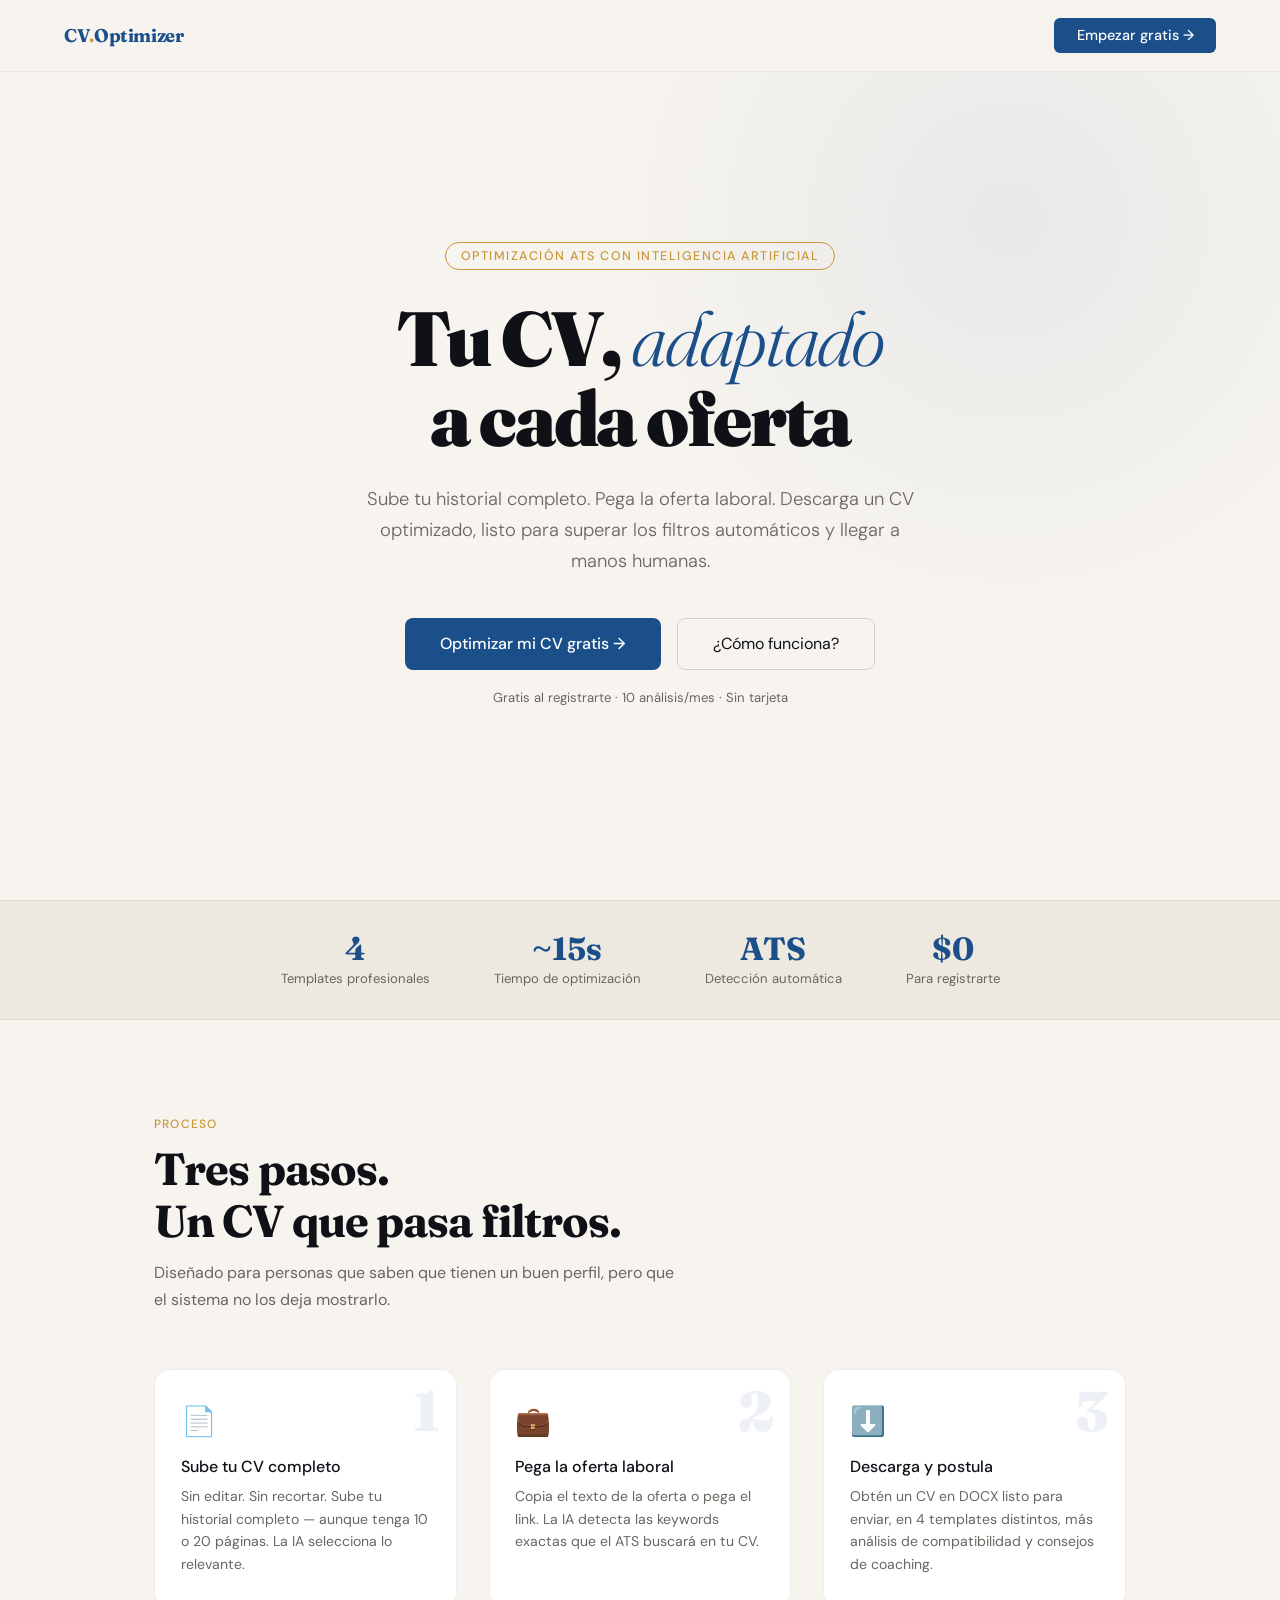
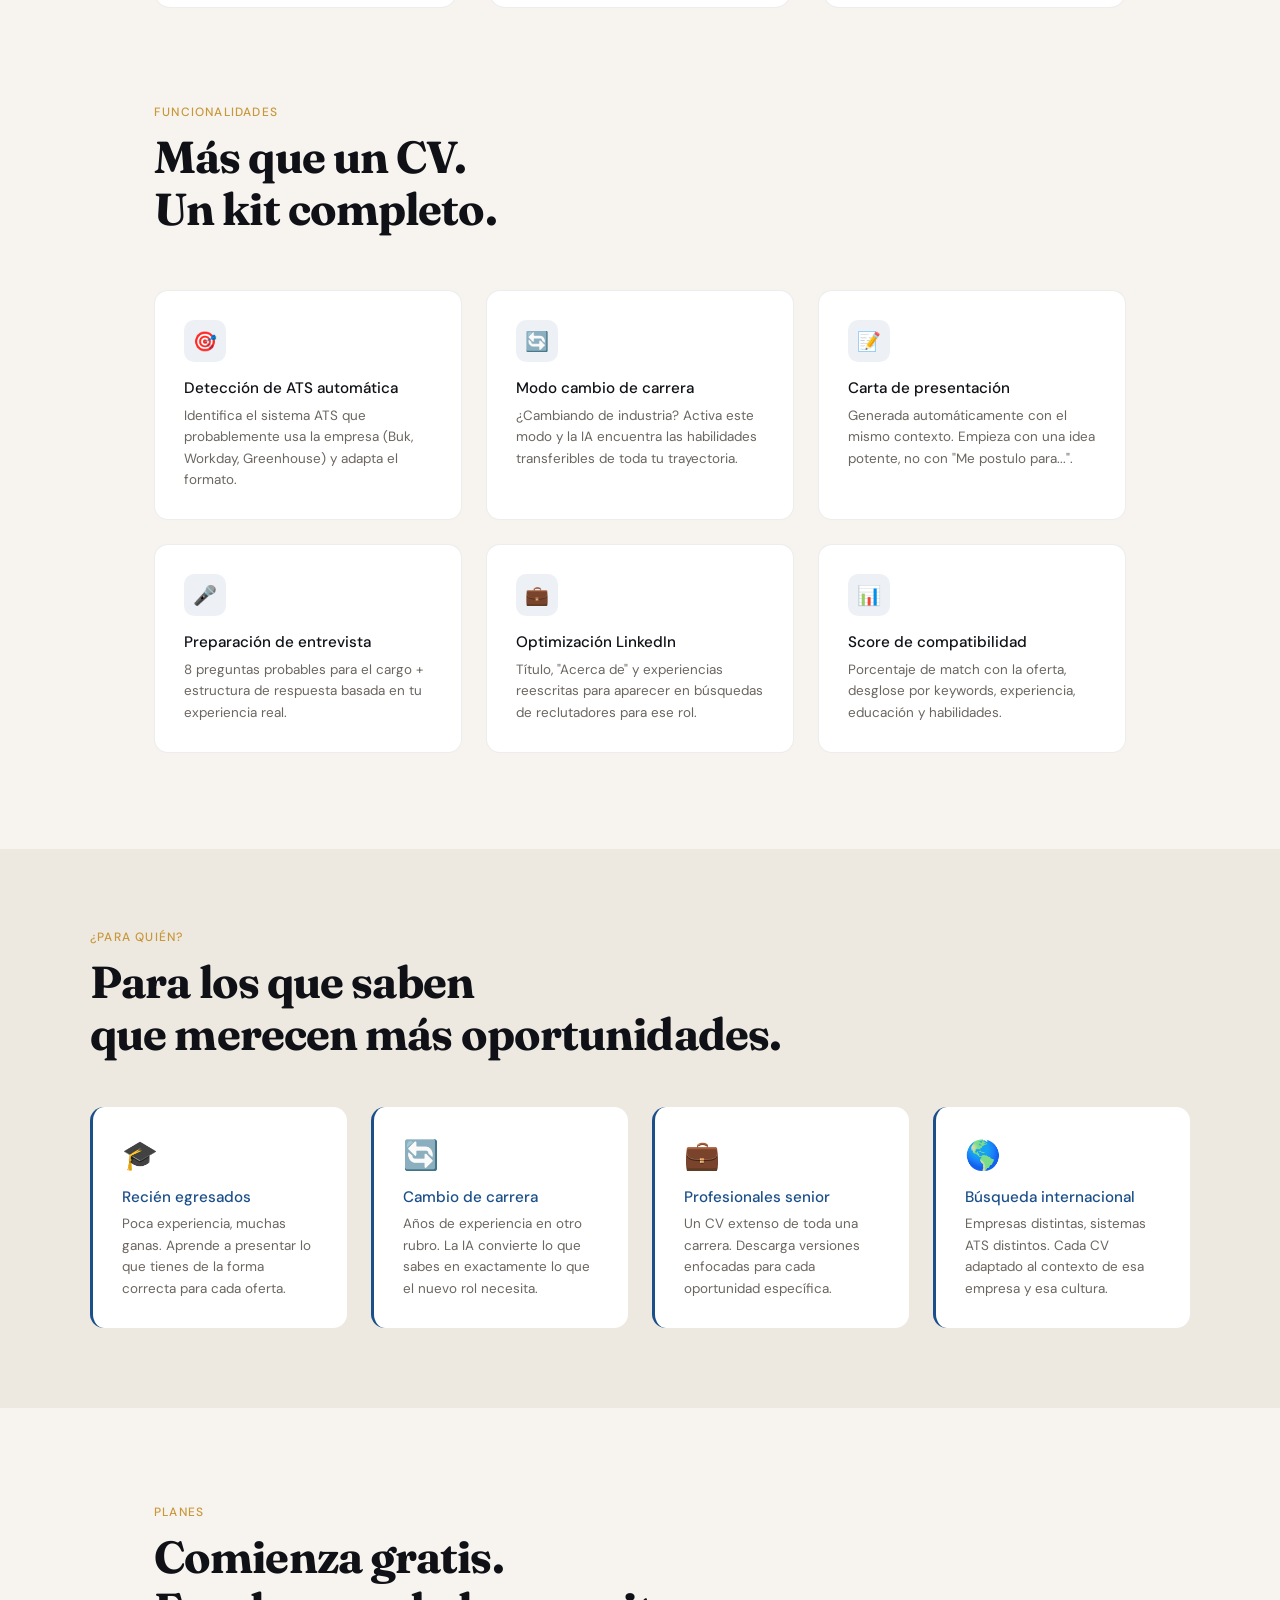
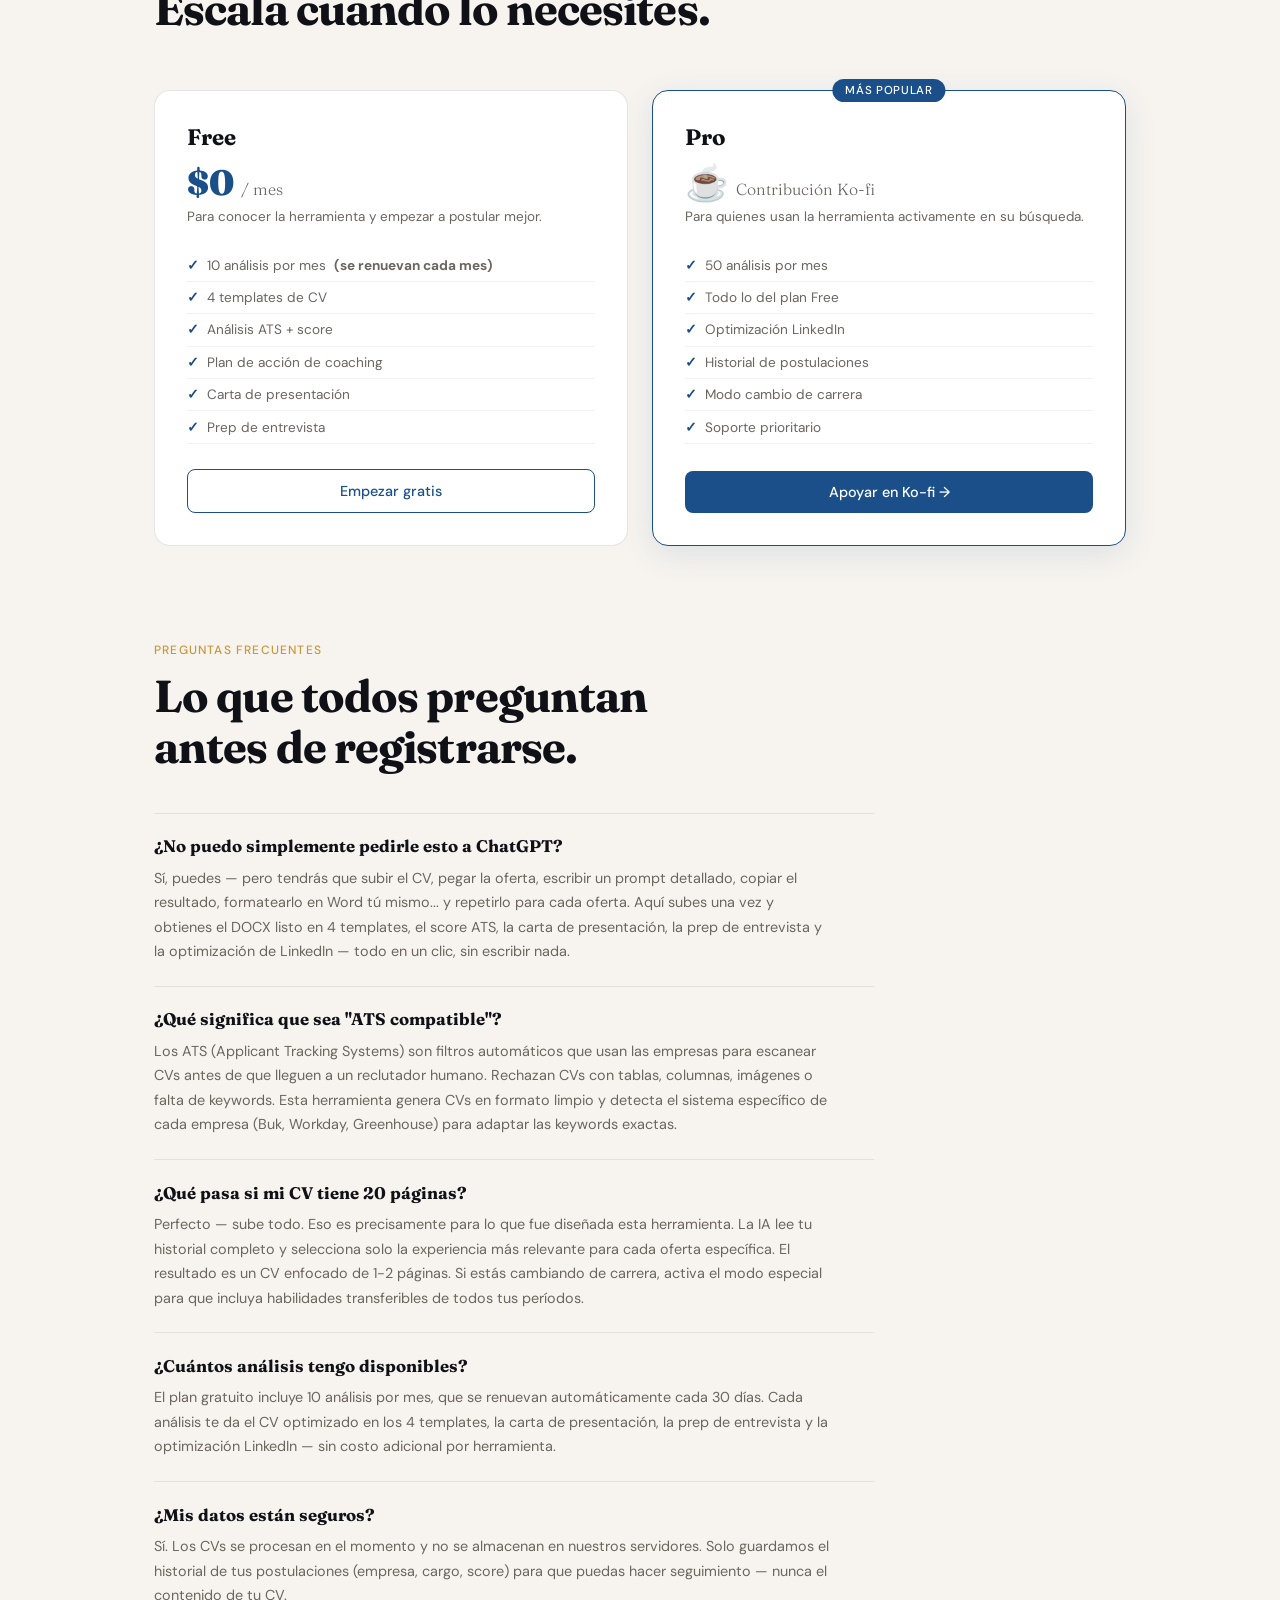
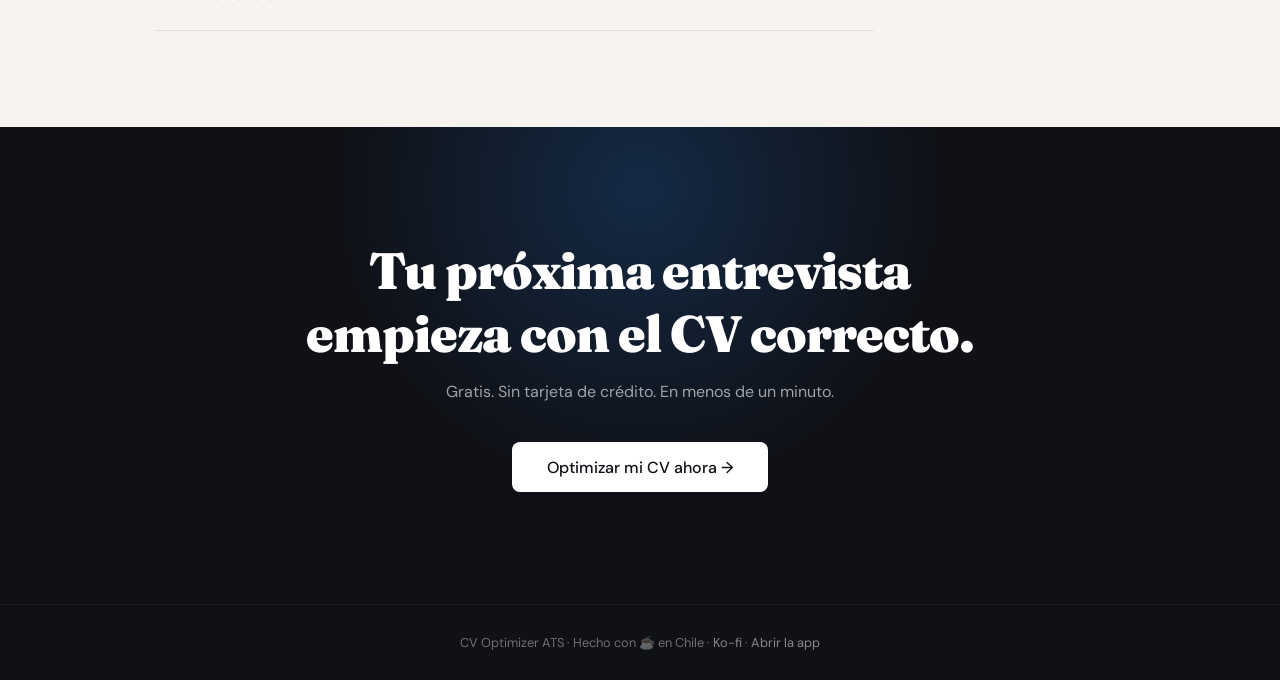
<file: index-light.html>
<!DOCTYPE html>
<html lang="es">
<head>
  <meta charset="UTF-8">
  <meta name="viewport" content="width=device-width, initial-scale=1.0">
  <title>CV Optimizer ATS — Tu experiencia, optimizada para cada oportunidad</title>
  <meta name="description" content="Sube tu CV completo, pega la oferta laboral, descarga tu CV adaptado y listo para enviar. Supera los filtros ATS automáticos.">
  <link rel="preconnect" href="https://fonts.googleapis.com">
  <link href="https://fonts.googleapis.com/css2?family=Fraunces:ital,wght@0,300;0,700;0,900;1,300&family=DM+Sans:wght@300;400;500&display=swap" rel="stylesheet">
  <style>
    *, *::before, *::after { box-sizing: border-box; margin: 0; padding: 0; }

    :root {
      --ink:    #0F1117;
      --paper:  #F7F4EF;
      --cream:  #EDE9E1;
      --blue:   #1B4F8A;
      --blue-lt:#2E75B6;
      --gold:   #C8973A;
      --muted:  #6B6560;
      --white:  #FFFFFF;
    }

    html { scroll-behavior: smooth; }

    body {
      font-family: 'DM Sans', sans-serif;
      background: var(--paper);
      color: var(--ink);
      overflow-x: hidden;
    }

    /* ── NAV ── */
    nav {
      position: fixed; top: 0; left: 0; right: 0; z-index: 100;
      display: flex; align-items: center; justify-content: space-between;
      padding: 1.1rem 5%;
      background: rgba(247,244,239,0.92);
      backdrop-filter: blur(12px);
      border-bottom: 1px solid rgba(0,0,0,0.06);
    }
    .nav-logo {
      font-family: 'Fraunces', serif;
      font-weight: 700; font-size: 1.15rem;
      color: var(--blue); letter-spacing: -0.02em;
    }
    .nav-logo span { color: var(--gold); }
    .nav-cta {
      background: var(--blue); color: var(--white);
      padding: 0.55rem 1.4rem; border-radius: 6px;
      text-decoration: none; font-size: 0.9rem; font-weight: 500;
      transition: background 0.2s, transform 0.15s;
    }
    .nav-cta:hover { background: var(--blue-lt); transform: translateY(-1px); }

    /* ── HERO ── */
    .hero {
      min-height: 100vh;
      display: grid; place-items: center;
      padding: 8rem 5% 5rem;
      position: relative; overflow: hidden;
    }
    .hero::before {
      content: '';
      position: absolute; top: -20%; right: -10%;
      width: 70vw; height: 70vw; max-width: 800px; max-height: 800px;
      border-radius: 50%;
      background: radial-gradient(circle, rgba(27,79,138,0.07) 0%, transparent 70%);
      pointer-events: none;
    }
    .hero-inner { max-width: 780px; text-align: center; }

    .eyebrow {
      display: inline-block;
      font-size: 0.78rem; font-weight: 500; letter-spacing: 0.12em;
      text-transform: uppercase; color: var(--gold);
      border: 1px solid var(--gold); border-radius: 20px;
      padding: 0.3rem 0.9rem; margin-bottom: 1.8rem;
      opacity: 0; animation: fadeUp 0.6s 0.1s ease forwards;
    }
    h1 {
      font-family: 'Fraunces', serif;
      font-size: clamp(2.8rem, 6vw, 5rem);
      font-weight: 900; line-height: 1.05;
      letter-spacing: -0.03em; color: var(--ink);
      margin-bottom: 1.5rem;
      opacity: 0; animation: fadeUp 0.7s 0.2s ease forwards;
    }
    h1 em {
      font-style: italic; color: var(--blue);
      font-weight: 300;
    }
    .hero-sub {
      font-size: 1.15rem; color: var(--muted);
      line-height: 1.7; max-width: 560px; margin: 0 auto 2.5rem;
      font-weight: 300;
      opacity: 0; animation: fadeUp 0.7s 0.35s ease forwards;
    }
    .hero-btns {
      display: flex; gap: 1rem; justify-content: center; flex-wrap: wrap;
      opacity: 0; animation: fadeUp 0.7s 0.5s ease forwards;
    }
    .btn-primary {
      background: var(--blue); color: var(--white);
      padding: 0.9rem 2.2rem; border-radius: 8px;
      text-decoration: none; font-size: 1rem; font-weight: 500;
      transition: all 0.2s; display: inline-flex; align-items: center; gap: 0.5rem;
    }
    .btn-primary:hover { background: var(--blue-lt); transform: translateY(-2px); box-shadow: 0 8px 24px rgba(27,79,138,0.25); }
    .btn-secondary {
      background: transparent; color: var(--ink);
      padding: 0.9rem 2.2rem; border-radius: 8px;
      text-decoration: none; font-size: 1rem; font-weight: 400;
      border: 1.5px solid rgba(0,0,0,0.15);
      transition: all 0.2s;
    }
    .btn-secondary:hover { border-color: var(--blue); color: var(--blue); }

    .hero-note {
      margin-top: 1.2rem; font-size: 0.82rem; color: var(--muted);
      opacity: 0; animation: fadeUp 0.6s 0.65s ease forwards;
    }

    /* ── STATS STRIP ── */
    .stats {
      background: var(--cream);
      border-top: 1px solid rgba(0,0,0,0.07);
      border-bottom: 1px solid rgba(0,0,0,0.07);
      padding: 2rem 5%;
      display: flex; justify-content: center; gap: 4rem; flex-wrap: wrap;
    }
    .stat { text-align: center; }
    .stat-n {
      font-family: 'Fraunces', serif;
      font-size: 2rem; font-weight: 700; color: var(--blue);
      display: block; line-height: 1;
    }
    .stat-l { font-size: 0.82rem; color: var(--muted); margin-top: 0.3rem; }

    /* ── HOW IT WORKS ── */
    .section { padding: 6rem 5%; max-width: 1100px; margin: 0 auto; }
    .section-label {
      font-size: 0.75rem; font-weight: 500; letter-spacing: 0.1em;
      text-transform: uppercase; color: var(--gold); margin-bottom: 0.7rem;
    }
    .section-title {
      font-family: 'Fraunces', serif;
      font-size: clamp(1.8rem, 3.5vw, 2.8rem);
      font-weight: 700; line-height: 1.15;
      letter-spacing: -0.02em; margin-bottom: 0.8rem;
    }
    .section-sub { font-size: 1rem; color: var(--muted); max-width: 520px; line-height: 1.7; }

    .steps {
      display: grid;
      grid-template-columns: repeat(auto-fit, minmax(220px, 1fr));
      gap: 2rem; margin-top: 3.5rem;
    }
    .step {
      background: var(--white);
      border: 1px solid rgba(0,0,0,0.07);
      border-radius: 16px; padding: 2rem 1.6rem;
      position: relative; overflow: hidden;
      transition: transform 0.2s, box-shadow 0.2s;
    }
    .step:hover { transform: translateY(-4px); box-shadow: 0 12px 32px rgba(0,0,0,0.08); }
    .step-num {
      font-family: 'Fraunces', serif;
      font-size: 3.5rem; font-weight: 900; line-height: 1;
      color: rgba(27,79,138,0.08); position: absolute;
      top: 0.8rem; right: 1rem;
    }
    .step-icon { font-size: 1.8rem; margin-bottom: 1rem; }
    .step h3 { font-size: 1rem; font-weight: 500; margin-bottom: 0.5rem; }
    .step p { font-size: 0.88rem; color: var(--muted); line-height: 1.6; }

    /* ── FEATURES ── */
    .features-grid {
      display: grid;
      grid-template-columns: repeat(auto-fit, minmax(280px, 1fr));
      gap: 1.5rem; margin-top: 3.5rem;
    }
    .feature {
      padding: 1.8rem;
      border: 1px solid rgba(0,0,0,0.07);
      border-radius: 14px; background: var(--white);
      transition: border-color 0.2s;
    }
    .feature:hover { border-color: var(--blue-lt); }
    .feature-icon {
      width: 42px; height: 42px; border-radius: 10px;
      background: rgba(27,79,138,0.08);
      display: flex; align-items: center; justify-content: center;
      font-size: 1.2rem; margin-bottom: 1rem;
    }
    .feature h3 { font-size: 0.95rem; font-weight: 500; margin-bottom: 0.4rem; }
    .feature p { font-size: 0.84rem; color: var(--muted); line-height: 1.6; }

    /* ── WHO IT'S FOR ── */
    .personas {
      background: var(--cream);
      padding: 5rem 5%;
    }
    .personas-inner { max-width: 1100px; margin: 0 auto; }
    .personas-grid {
      display: grid;
      grid-template-columns: repeat(auto-fit, minmax(240px, 1fr));
      gap: 1.5rem; margin-top: 3rem;
    }
    .persona {
      background: var(--white); border-radius: 14px;
      padding: 1.8rem; border-left: 3px solid var(--blue);
    }
    .persona-emoji { font-size: 1.8rem; margin-bottom: 0.8rem; }
    .persona h3 { font-size: 0.95rem; font-weight: 500; margin-bottom: 0.4rem; color: var(--blue); }
    .persona p { font-size: 0.84rem; color: var(--muted); line-height: 1.6; }

    /* ── PLANS ── */
    .plans {
      display: grid;
      grid-template-columns: repeat(auto-fit, minmax(260px, 1fr));
      gap: 1.5rem; margin-top: 3.5rem; align-items: stretch;
    }
    .plan { display: flex; flex-direction: column; }
    .plan-features { flex: 1; }
    .plan {
      border: 1.5px solid rgba(0,0,0,0.1);
      border-radius: 16px; padding: 2rem;
      background: var(--white);
    }
    .plan.featured {
      border-color: var(--blue);
      box-shadow: 0 8px 32px rgba(27,79,138,0.12);
      position: relative;
    }
    .plan-badge {
      position: absolute; top: -12px; left: 50%; transform: translateX(-50%);
      background: var(--blue); color: var(--white);
      font-size: 0.72rem; font-weight: 500; letter-spacing: 0.06em;
      padding: 0.25rem 0.8rem; border-radius: 20px;
      text-transform: uppercase;
    }
    .plan-name { font-family: 'Fraunces', serif; font-size: 1.4rem; font-weight: 700; }
    .plan-price {
      font-family: 'Fraunces', serif;
      font-size: 2.2rem; font-weight: 900; color: var(--blue);
      margin: 0.6rem 0 0.2rem;
    }
    .plan-price span { font-size: 1rem; font-weight: 300; color: var(--muted); }
    .plan-desc { font-size: 0.84rem; color: var(--muted); margin-bottom: 1.4rem; line-height: 1.5; }
    .plan-features { list-style: none; }
    .plan-features li {
      font-size: 0.85rem; padding: 0.45rem 0;
      border-bottom: 1px solid rgba(0,0,0,0.05);
      display: flex; align-items: flex-start; gap: 0.5rem; color: var(--muted);
    }
    .plan-features li::before { content: '✓'; color: var(--blue); flex-shrink: 0; font-weight: 600; }
    .plan-cta {
      display: block; text-align: center; margin-top: 1.6rem;
      background: var(--blue); color: var(--white);
      padding: 0.75rem; border-radius: 8px;
      text-decoration: none; font-size: 0.9rem; font-weight: 500;
      transition: background 0.2s;
    }
    .plan-cta:hover { background: var(--blue-lt); }
    .plan-cta.outline {
      background: transparent; color: var(--blue);
      border: 1.5px solid var(--blue);
    }
    .plan-cta.outline:hover { background: rgba(27,79,138,0.05); }

    /* ── CTA FINAL ── */
    .cta-section {
      text-align: center; padding: 7rem 5%;
      background: var(--ink); color: var(--white);
      position: relative; overflow: hidden;
    }
    .cta-section::before {
      content: '';
      position: absolute; top: -50%; left: 50%; transform: translateX(-50%);
      width: 600px; height: 600px; border-radius: 50%;
      background: radial-gradient(circle, rgba(27,79,138,0.4) 0%, transparent 70%);
      pointer-events: none;
    }
    .cta-section h2 {
      font-family: 'Fraunces', serif;
      font-size: clamp(2rem, 4vw, 3.5rem);
      font-weight: 900; letter-spacing: -0.02em;
      margin-bottom: 1rem; position: relative;
    }
    .cta-section p { color: rgba(255,255,255,0.6); margin-bottom: 2.5rem; font-size: 1rem; position: relative; }
    .cta-section .btn-primary { background: var(--white); color: var(--ink); position: relative; }
    .cta-section .btn-primary:hover { background: var(--cream); }

    /* ── FOOTER ── */
    footer {
      background: var(--ink); color: rgba(255,255,255,0.4);
      text-align: center; padding: 1.8rem 5%;
      font-size: 0.8rem; border-top: 1px solid rgba(255,255,255,0.06);
    }
    footer a { color: rgba(255,255,255,0.5); text-decoration: none; }
    footer a:hover { color: var(--white); }

    /* ── ANIMATIONS ── */
    @keyframes fadeUp {
      from { opacity: 0; transform: translateY(20px); }
      to   { opacity: 1; transform: translateY(0); }
    }
    .reveal {
      opacity: 0; transform: translateY(24px);
      transition: opacity 0.6s ease, transform 0.6s ease;
    }
    .reveal.visible { opacity: 1; transform: translateY(0); }

    /* ── FAQ ── */
    .faq-item {
      border-bottom: 1px solid rgba(0,0,0,0.08);
      padding: 1.4rem 0;
    }
    .faq-item:first-child { border-top: 1px solid rgba(0,0,0,0.08); }
    .faq-q {
      font-family: 'Fraunces', serif;
      font-size: 1.05rem; font-weight: 700;
      color: var(--ink); margin-bottom: 0.6rem;
      cursor: default;
    }
    .faq-a {
      font-size: 0.9rem; color: var(--muted);
      line-height: 1.7; max-width: 680px;
    }

    /* ── RESPONSIVE ── */
    @media (max-width: 640px) {
      .stats { gap: 2rem; }
      .hero-btns { flex-direction: column; align-items: center; }
      .btn-primary, .btn-secondary { width: 100%; text-align: center; justify-content: center; }
    }
  </style>
</head>
<body>

  <!-- NAV -->
  <nav>
    <div class="nav-logo">CV<span>.</span>Optimizer</div>
    <a href="https://analyze-this-v2.streamlit.app" class="nav-cta" target="_blank">Empezar gratis →</a>
  </nav>

  <!-- HERO -->
  <section class="hero">
    <div class="hero-inner">
      <span class="eyebrow">Optimización ATS con Inteligencia Artificial</span>
      <h1>Tu CV, <em>adaptado</em><br>a cada oferta</h1>
      <p class="hero-sub">
        Sube tu historial completo. Pega la oferta laboral. 
        Descarga un CV optimizado, listo para superar los filtros automáticos y llegar a manos humanas.
      </p>
      <div class="hero-btns">
        <a href="https://analyze-this-v2.streamlit.app" class="btn-primary" target="_blank">
          Optimizar mi CV gratis →
        </a>
        <a href="#como-funciona" class="btn-secondary">¿Cómo funciona?</a>
      </div>
      <p class="hero-note">Gratis al registrarte · 10 análisis/mes · Sin tarjeta</p>
    </div>
  </section>

  <!-- STATS -->
  <div class="stats reveal">
    <div class="stat">
      <span class="stat-n">4</span>
      <div class="stat-l">Templates profesionales</div>
    </div>
    <div class="stat">
      <span class="stat-n">~15s</span>
      <div class="stat-l">Tiempo de optimización</div>
    </div>
    <div class="stat">
      <span class="stat-n">ATS</span>
      <div class="stat-l">Detección automática</div>
    </div>
    <div class="stat">
      <span class="stat-n">$0</span>
      <div class="stat-l">Para registrarte</div>
    </div>
  </div>

  <!-- HOW IT WORKS -->
  <section class="section" id="como-funciona">
    <div class="reveal">
      <p class="section-label">Proceso</p>
      <h2 class="section-title">Tres pasos.<br>Un CV que pasa filtros.</h2>
      <p class="section-sub">Diseñado para personas que saben que tienen un buen perfil, pero que el sistema no los deja mostrarlo.</p>
    </div>
    <div class="steps">
      <div class="step reveal">
        <div class="step-num">1</div>
        <div class="step-icon">📄</div>
        <h3>Sube tu CV completo</h3>
        <p>Sin editar. Sin recortar. Sube tu historial completo — aunque tenga 10 o 20 páginas. La IA selecciona lo relevante.</p>
      </div>
      <div class="step reveal">
        <div class="step-num">2</div>
        <div class="step-icon">💼</div>
        <h3>Pega la oferta laboral</h3>
        <p>Copia el texto de la oferta o pega el link. La IA detecta las keywords exactas que el ATS buscará en tu CV.</p>
      </div>
      <div class="step reveal">
        <div class="step-num">3</div>
        <div class="step-icon">⬇️</div>
        <h3>Descarga y postula</h3>
        <p>Obtén un CV en DOCX listo para enviar, en 4 templates distintos, más análisis de compatibilidad y consejos de coaching.</p>
      </div>
    </div>
  </section>

  <!-- FEATURES -->
  <section class="section" style="padding-top:0">
    <div class="reveal">
      <p class="section-label">Funcionalidades</p>
      <h2 class="section-title">Más que un CV.<br>Un kit completo.</h2>
    </div>
    <div class="features-grid">
      <div class="feature reveal">
        <div class="feature-icon">🎯</div>
        <h3>Detección de ATS automática</h3>
        <p>Identifica el sistema ATS que probablemente usa la empresa (Buk, Workday, Greenhouse) y adapta el formato.</p>
      </div>
      <div class="feature reveal">
        <div class="feature-icon">🔄</div>
        <h3>Modo cambio de carrera</h3>
        <p>¿Cambiando de industria? Activa este modo y la IA encuentra las habilidades transferibles de toda tu trayectoria.</p>
      </div>
      <div class="feature reveal">
        <div class="feature-icon">📝</div>
        <h3>Carta de presentación</h3>
        <p>Generada automáticamente con el mismo contexto. Empieza con una idea potente, no con "Me postulo para...".</p>
      </div>
      <div class="feature reveal">
        <div class="feature-icon">🎤</div>
        <h3>Preparación de entrevista</h3>
        <p>8 preguntas probables para el cargo + estructura de respuesta basada en tu experiencia real.</p>
      </div>
      <div class="feature reveal">
        <div class="feature-icon">💼</div>
        <h3>Optimización LinkedIn</h3>
        <p>Título, "Acerca de" y experiencias reescritas para aparecer en búsquedas de reclutadores para ese rol.</p>
      </div>
      <div class="feature reveal">
        <div class="feature-icon">📊</div>
        <h3>Score de compatibilidad</h3>
        <p>Porcentaje de match con la oferta, desglose por keywords, experiencia, educación y habilidades.</p>
      </div>
    </div>
  </section>

  <!-- WHO IT'S FOR -->
  <section class="personas">
    <div class="personas-inner">
      <div class="reveal">
        <p class="section-label">¿Para quién?</p>
        <h2 class="section-title">Para los que saben<br>que merecen más oportunidades.</h2>
      </div>
      <div class="personas-grid">
        <div class="persona reveal">
          <div class="persona-emoji">🎓</div>
          <h3>Recién egresados</h3>
          <p>Poca experiencia, muchas ganas. Aprende a presentar lo que tienes de la forma correcta para cada oferta.</p>
        </div>
        <div class="persona reveal">
          <div class="persona-emoji">🔄</div>
          <h3>Cambio de carrera</h3>
          <p>Años de experiencia en otro rubro. La IA convierte lo que sabes en exactamente lo que el nuevo rol necesita.</p>
        </div>
        <div class="persona reveal">
          <div class="persona-emoji">💼</div>
          <h3>Profesionales senior</h3>
          <p>Un CV extenso de toda una carrera. Descarga versiones enfocadas para cada oportunidad específica.</p>
        </div>
        <div class="persona reveal">
          <div class="persona-emoji">🌎</div>
          <h3>Búsqueda internacional</h3>
          <p>Empresas distintas, sistemas ATS distintos. Cada CV adaptado al contexto de esa empresa y esa cultura.</p>
        </div>
      </div>
    </div>
  </section>

  <!-- PLANS -->
  <section class="section" id="planes">
    <div class="reveal">
      <p class="section-label">Planes</p>
      <h2 class="section-title">Comienza gratis.<br>Escala cuando lo necesites.</h2>
    </div>
    <div class="plans">
      <div class="plan reveal">
        <div class="plan-name">Free</div>
        <div class="plan-price">$0 <span>/ mes</span></div>
        <p class="plan-desc">Para conocer la herramienta y empezar a postular mejor.</p>
        <ul class="plan-features">
          <li>10 análisis por mes <strong>(se renuevan cada mes)</strong></li>
          <li>4 templates de CV</li>
          <li>Análisis ATS + score</li>
          <li>Plan de acción de coaching</li>
          <li>Carta de presentación</li>
          <li>Prep de entrevista</li>
        </ul>
        <a href="https://analyze-this-v2.streamlit.app" class="plan-cta outline" target="_blank">Empezar gratis</a>
      </div>
      <div class="plan featured reveal">
        <div class="plan-badge">Más popular</div>
        <div class="plan-name">Pro</div>
        <div class="plan-price">☕ <span>Contribución Ko-fi</span></div>
        <p class="plan-desc">Para quienes usan la herramienta activamente en su búsqueda.</p>
        <ul class="plan-features">
          <li>50 análisis por mes</li>
          <li>Todo lo del plan Free</li>
          <li>Optimización LinkedIn</li>
          <li>Historial de postulaciones</li>
          <li>Modo cambio de carrera</li>
          <li>Soporte prioritario</li>
        </ul>
        <a href="https://ko-fi.com/analyzethis" class="plan-cta" target="_blank">Apoyar en Ko-fi →</a>
      </div>
    </div>
  </section>

  <!-- FAQ -->
  <section class="section" id="faq" style="padding-top:0">
    <div class="reveal">
      <p class="section-label">Preguntas frecuentes</p>
      <h2 class="section-title">Lo que todos preguntan<br>antes de registrarse.</h2>
    </div>
    <div style="margin-top:2.5rem;max-width:720px">

      <div class="faq-item reveal">
        <div class="faq-q">¿No puedo simplemente pedirle esto a ChatGPT?</div>
        <div class="faq-a">Sí, puedes — pero tendrás que subir el CV, pegar la oferta, escribir un prompt detallado, copiar el resultado, formatearlo en Word tú mismo... y repetirlo para cada oferta. Aquí subes una vez y obtienes el DOCX listo en 4 templates, el score ATS, la carta de presentación, la prep de entrevista y la optimización de LinkedIn — todo en un clic, sin escribir nada.</div>
      </div>

      <div class="faq-item reveal">
        <div class="faq-q">¿Qué significa que sea "ATS compatible"?</div>
        <div class="faq-a">Los ATS (Applicant Tracking Systems) son filtros automáticos que usan las empresas para escanear CVs antes de que lleguen a un reclutador humano. Rechazan CVs con tablas, columnas, imágenes o falta de keywords. Esta herramienta genera CVs en formato limpio y detecta el sistema específico de cada empresa (Buk, Workday, Greenhouse) para adaptar las keywords exactas.</div>
      </div>

      <div class="faq-item reveal">
        <div class="faq-q">¿Qué pasa si mi CV tiene 20 páginas?</div>
        <div class="faq-a">Perfecto — sube todo. Eso es precisamente para lo que fue diseñada esta herramienta. La IA lee tu historial completo y selecciona solo la experiencia más relevante para cada oferta específica. El resultado es un CV enfocado de 1-2 páginas. Si estás cambiando de carrera, activa el modo especial para que incluya habilidades transferibles de todos tus períodos.</div>
      </div>

      <div class="faq-item reveal">
        <div class="faq-q">¿Cuántos análisis tengo disponibles?</div>
        <div class="faq-a">El plan gratuito incluye 10 análisis por mes, que se renuevan automáticamente cada 30 días. Cada análisis te da el CV optimizado en los 4 templates, la carta de presentación, la prep de entrevista y la optimización LinkedIn — sin costo adicional por herramienta.</div>
      </div>

      <div class="faq-item reveal">
        <div class="faq-q">¿Mis datos están seguros?</div>
        <div class="faq-a">Sí. Los CVs se procesan en el momento y no se almacenan en nuestros servidores. Solo guardamos el historial de tus postulaciones (empresa, cargo, score) para que puedas hacer seguimiento — nunca el contenido de tu CV.</div>
      </div>

    </div>
  </section>

  <!-- CTA FINAL -->
  <section class="cta-section">
    <h2>Tu próxima entrevista<br>empieza con el CV correcto.</h2>
    <p>Gratis. Sin tarjeta de crédito. En menos de un minuto.</p>
    <a href="https://analyze-this-v2.streamlit.app" class="btn-primary" target="_blank">
      Optimizar mi CV ahora →
    </a>
  </section>

  <!-- FOOTER -->
  <footer>
    <p>
      CV Optimizer ATS · Hecho con ☕ en Chile ·
      <a href="https://ko-fi.com/analyzethis" target="_blank">Ko-fi</a> ·
      <a href="https://analyze-this-v2.streamlit.app" target="_blank">Abrir la app</a>
    </p>
  </footer>

  <script>
    // Scroll reveal
    const observer = new IntersectionObserver((entries) => {
      entries.forEach(e => {
        if (e.isIntersecting) {
          e.target.classList.add('visible');
          // Stagger children
          const children = e.target.parentElement?.querySelectorAll('.reveal');
          if (children) {
            [...children].forEach((el, i) => {
              el.style.transitionDelay = `${i * 0.08}s`;
            });
          }
        }
      });
    }, { threshold: 0.1, rootMargin: '0px 0px -40px 0px' });

    document.querySelectorAll('.reveal').forEach(el => observer.observe(el));
  </script>
</body>
</html>
</file>
